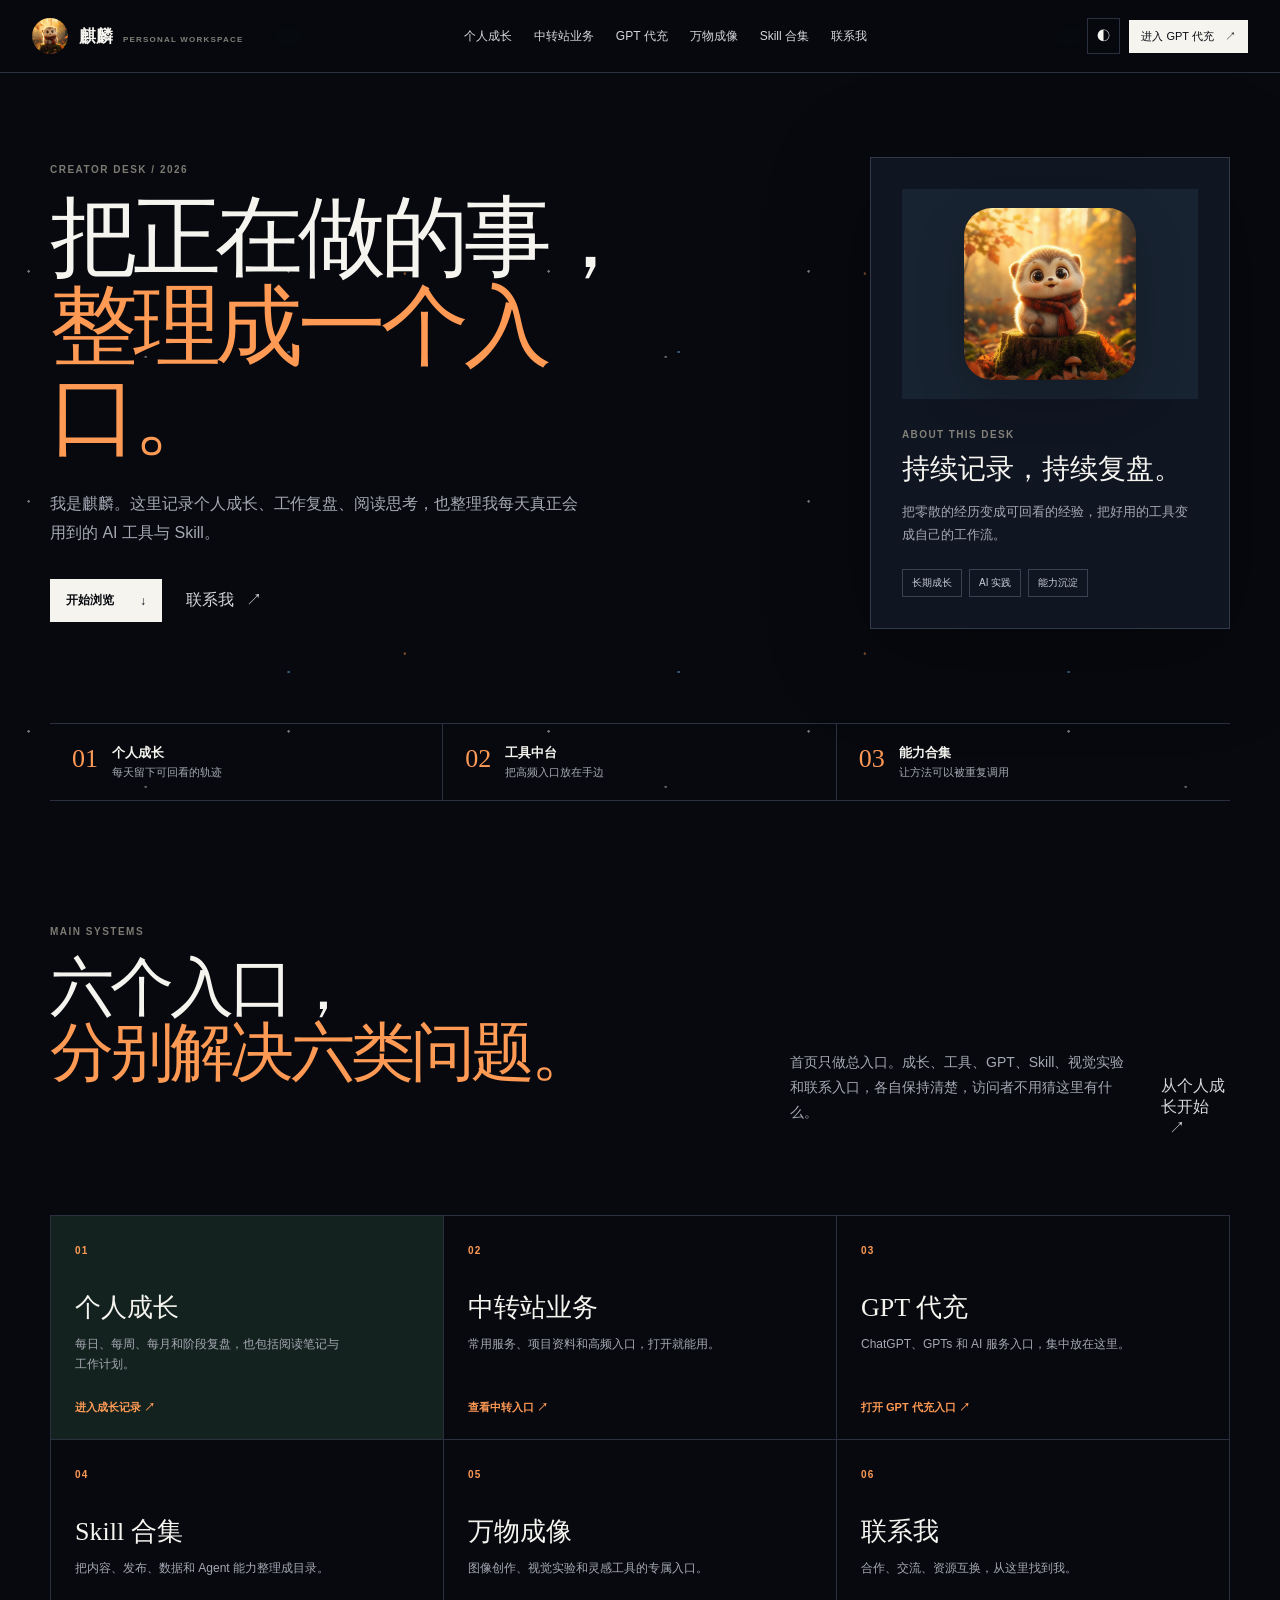
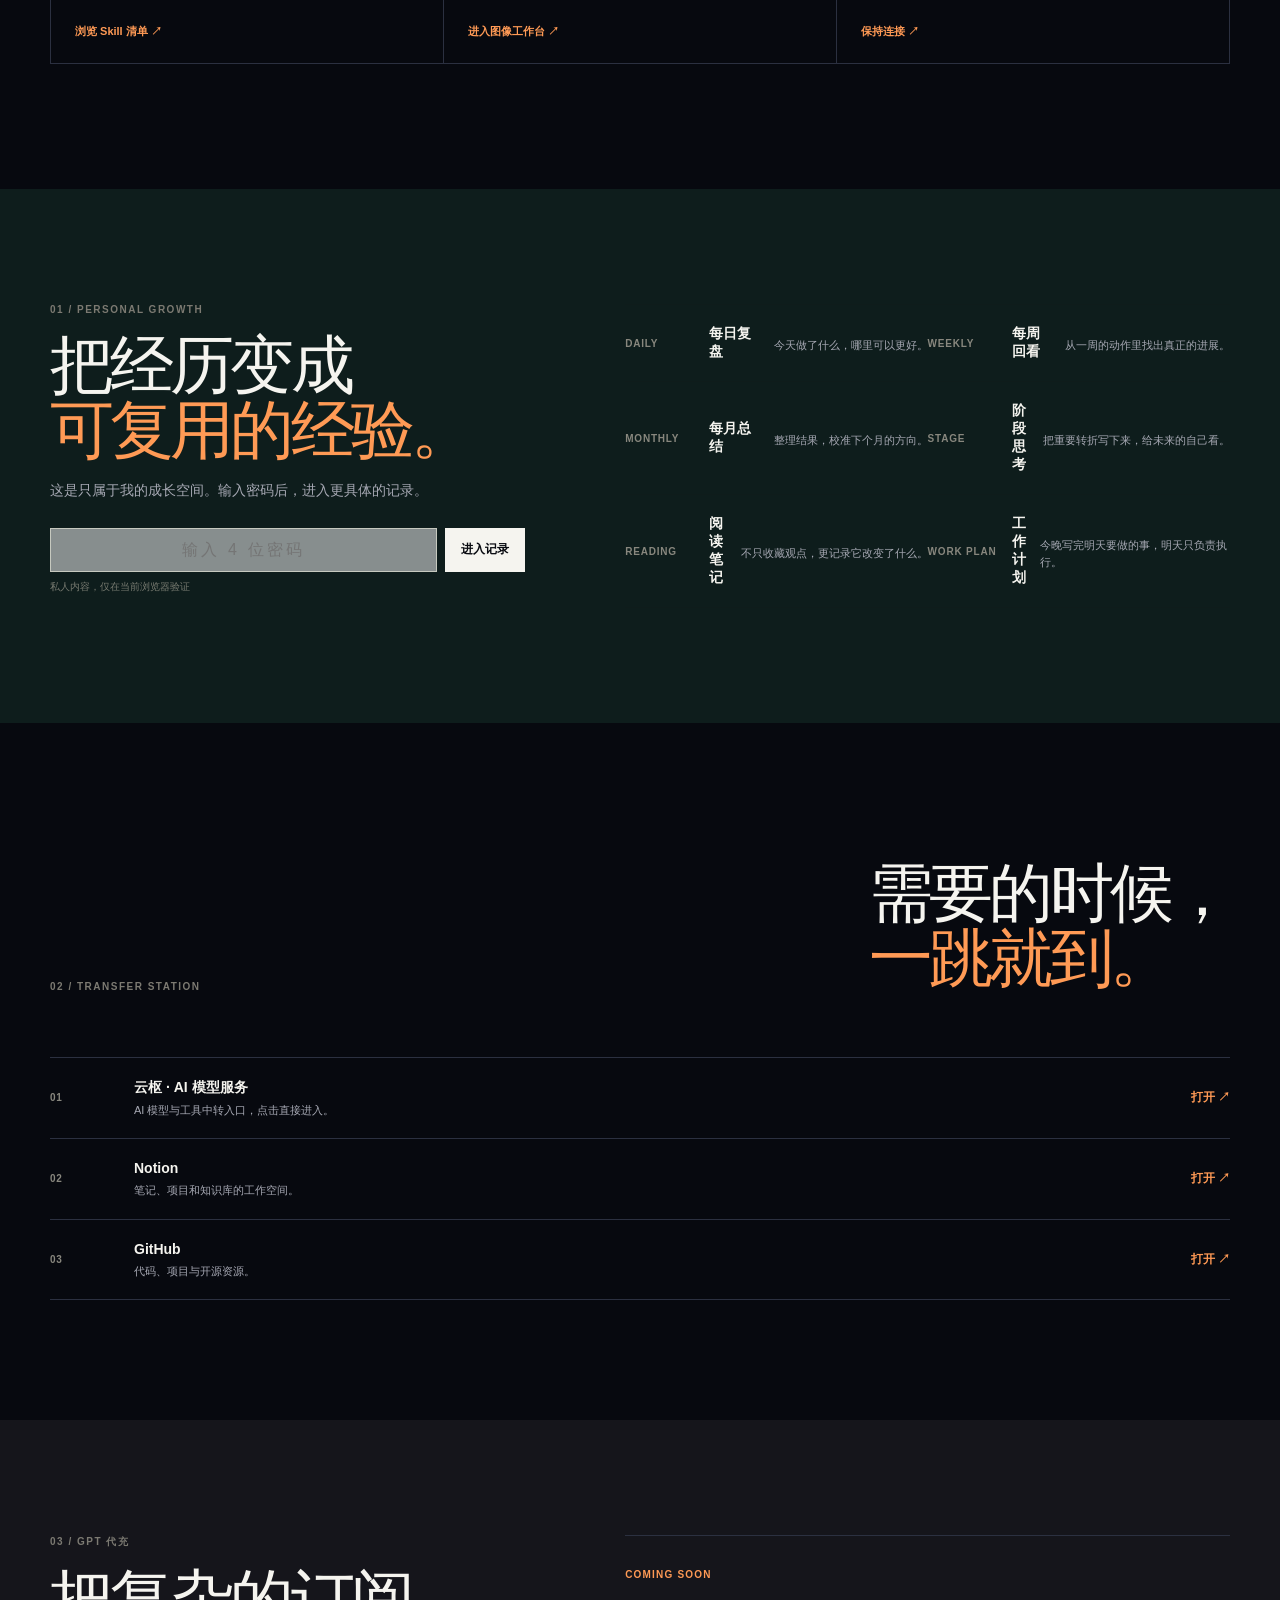
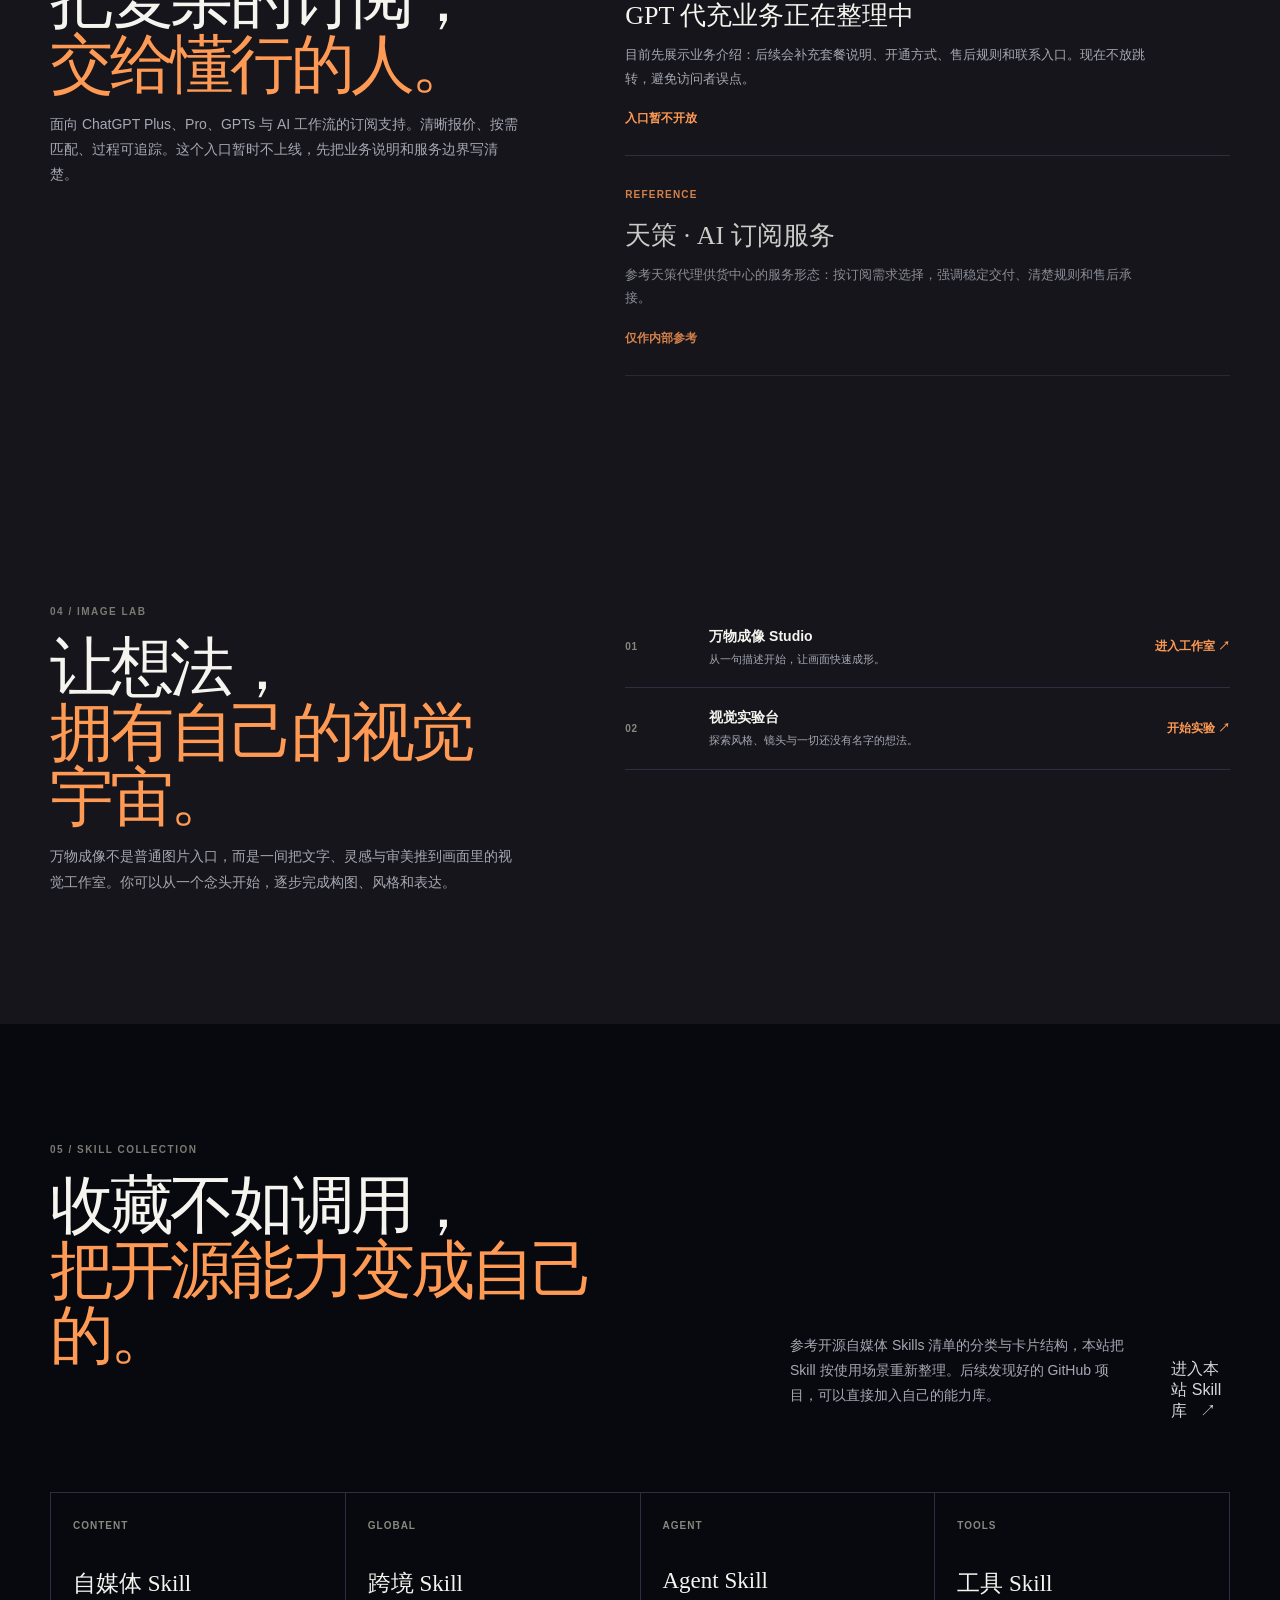
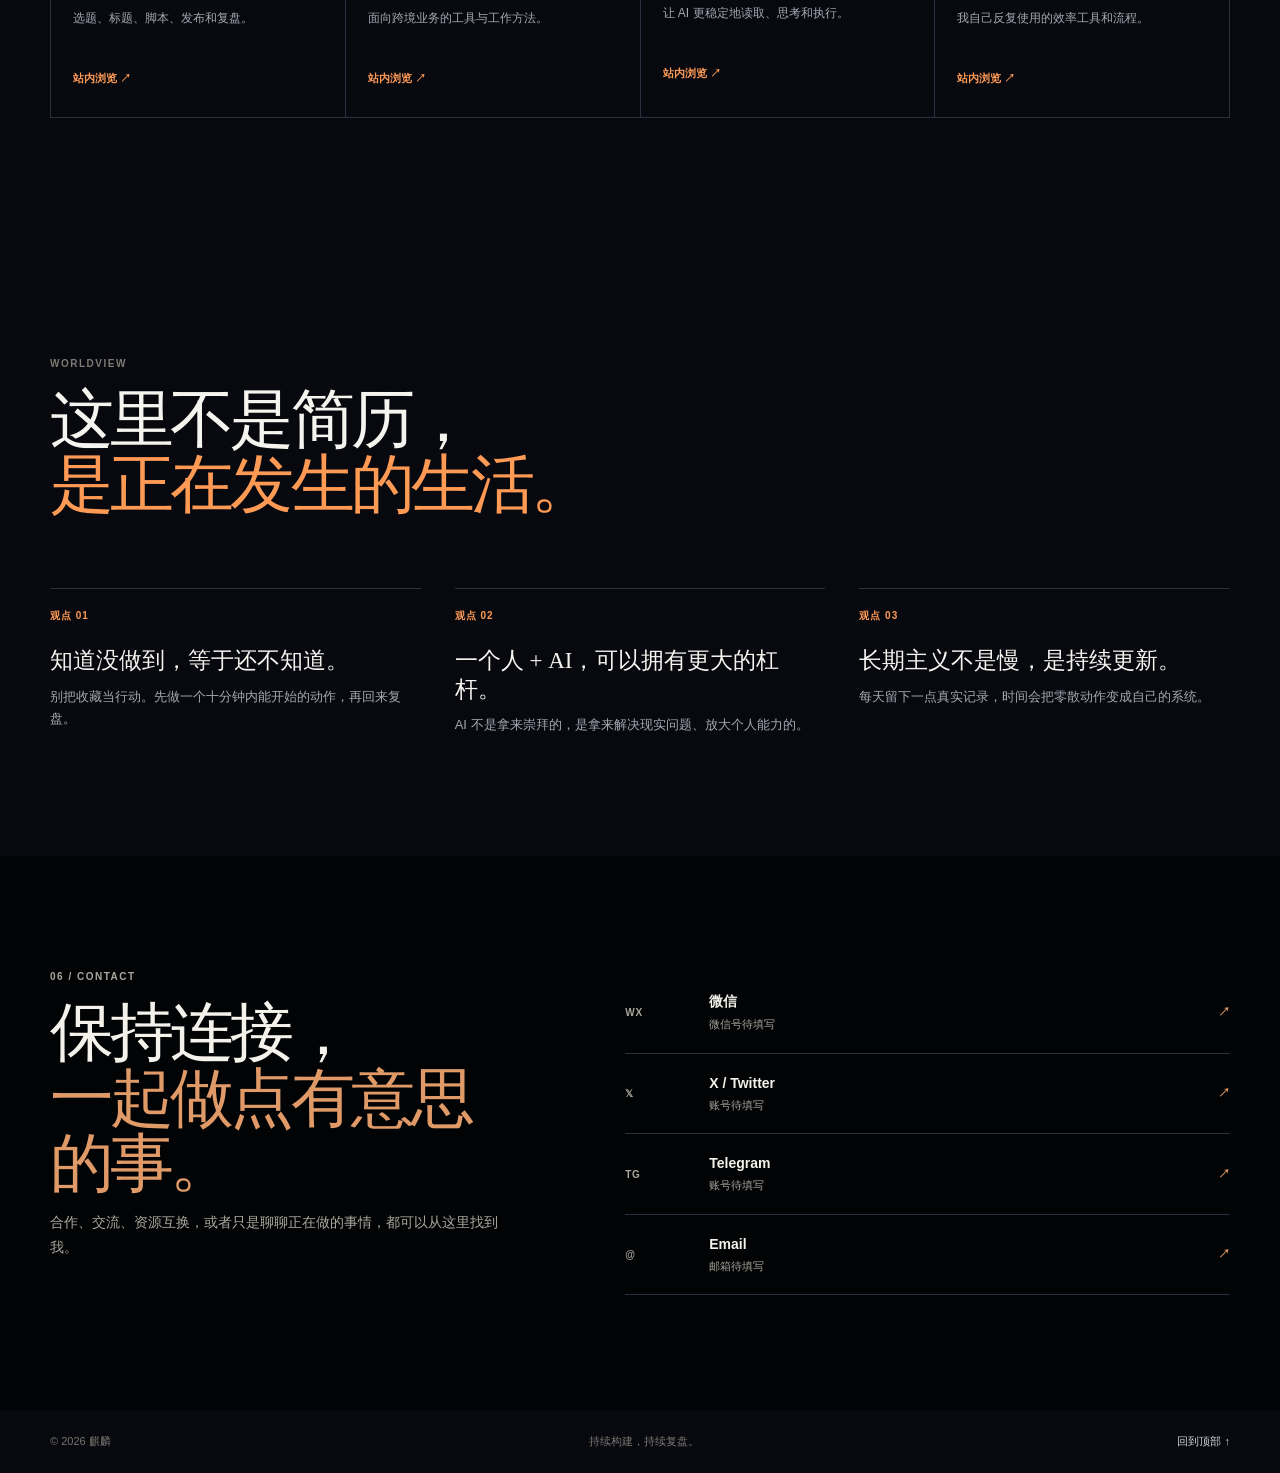
<file: index.html>
﻿<!doctype html>
<html lang="zh-CN">
<head>
<meta charset="UTF-8">
<meta name="viewport" content="width=device-width,initial-scale=1.0">
<meta name="description" content="麒麟的个人工作台：记录成长，整理工具，分享 AI 实践与可复用的 Skill。">
<meta name="theme-color" content="#f6f5f1">
<title>麒麟 · 个人工作台</title>
<link rel="icon" href="./avatar.png" type="image/svg+xml">
<link rel="stylesheet" href="./styles.css">
</head>
<body>
<header class="site-header">
  <a class="brand" href="#top"><img src="./avatar.png" alt="麒麟头像"><span>麒麟<small>PERSONAL WORKSPACE</small></span></a>
  <nav class="main-nav" aria-label="主导航">
    <a href="#growth">个人成长</a><a href="#station">中转站业务</a><a href="#gpt">GPT 代充</a><a href="#image-lab">万物成像</a><a href="#skills">Skill 合集</a><a href="#contact">联系我</a>
  </nav>
  <div class="header-tools"><button class="theme-toggle" id="theme-toggle" type="button" aria-label="切换日夜模式"><span>☼</span><span>◐</span></button><a class="nav-cta" href="#gpt">进入 GPT 代充 <span>↗</span></a></div>
</header>

<main id="top">
<section class="hero section-shell">
  <div class="hero-copy">
    <p class="kicker">CREATOR DESK / 2026</p>
    <h1>把正在做的事，<br><em>整理成一个入口。</em></h1>
    <p class="hero-lede">我是麒麟。这里记录个人成长、工作复盘、阅读思考，也整理我每天真正会用到的 AI 工具与 Skill。</p>
    <div class="hero-actions"><a class="button button-dark" href="#systems">开始浏览 <span>↓</span></a><a class="text-link" href="#contact">联系我 <span>↗</span></a></div>
  </div>
  <div class="hero-profile">
    <div class="portrait-frame"><img src="./avatar.png" alt="麒麟标志"></div>
    <p class="profile-label">ABOUT THIS DESK</p>
    <h2>持续记录，持续复盘。</h2>
    <p>把零散的经历变成可回看的经验，把好用的工具变成自己的工作流。</p>
    <div class="profile-tags"><span>长期成长</span><span>AI 实践</span><span>能力沉淀</span></div>
  </div>
</section>

<section class="proof section-shell">
  <div><strong>01</strong><span>个人成长</span><small>每天留下可回看的轨迹</small></div>
  <div><strong>02</strong><span>工具中台</span><small>把高频入口放在手边</small></div>
  <div><strong>03</strong><span>能力合集</span><small>让方法可以被重复调用</small></div>
</section>

<section class="section-shell intro-section" id="systems">
  <div class="section-heading"><p class="kicker">MAIN SYSTEMS</p><h2>六个入口，<br><em>分别解决六类问题。</em></h2></div>
  <div class="section-intro"><p>首页只做总入口。成长、工具、GPT、Skill、视觉实验和联系入口，各自保持清楚，访问者不用猜这里有什么。</p><a class="text-link" href="#growth">从个人成长开始 <span>↗</span></a></div>
  <div class="system-grid">
    <a class="system-card featured" href="#growth"><span class="card-number">01</span><h3>个人成长</h3><p>每日、每周、每月和阶段复盘，也包括阅读笔记与工作计划。</p><b>进入成长记录 ↗</b></a>
    <a class="system-card" href="#station"><span class="card-number">02</span><h3>中转站业务</h3><p>常用服务、项目资料和高频入口，打开就能用。</p><b>查看中转入口 ↗</b></a>
    <a class="system-card" href="#gpt"><span class="card-number">03</span><h3>GPT 代充</h3><p>ChatGPT、GPTs 和 AI 服务入口，集中放在这里。</p><b>打开 GPT 代充入口 ↗</b></a>
    <a class="system-card" href="#skills"><span class="card-number">04</span><h3>Skill 合集</h3><p>把内容、发布、数据和 Agent 能力整理成目录。</p><b>浏览 Skill 清单 ↗</b></a>
    <a class="system-card" href="#image-lab"><span class="card-number">05</span><h3>万物成像</h3><p>图像创作、视觉实验和灵感工具的专属入口。</p><b>进入图像工作台 ↗</b></a>
    <a class="system-card" href="#contact"><span class="card-number">06</span><h3>联系我</h3><p>合作、交流、资源互换，从这里找到我。</p><b>保持连接 ↗</b></a>
  </div>
</section>

<section class="content-band" id="growth"><div class="section-shell content-layout">
  <div class="section-heading"><p class="kicker">01 / PERSONAL GROWTH</p><h2>把经历变成<br><em>可复用的经验。</em></h2><p class="section-copy">这是只属于我的成长空间。输入密码后，进入更具体的记录。</p><form class="unlock-form" id="growth-form"><input id="growth-password" type="password" maxlength="4" inputmode="numeric" placeholder="输入 4 位密码"><button class="button button-dark" type="submit">进入记录</button><small id="growth-message">私人内容，仅在当前浏览器验证</small></form></div>
  <div class="growth-topics"><a href="growth.html#daily"><span>DAILY</span><strong>每日复盘</strong><small>今天做了什么，哪里可以更好。</small></a><a href="growth.html#weekly"><span>WEEKLY</span><strong>每周回看</strong><small>从一周的动作里找出真正的进展。</small></a><a href="growth.html#monthly"><span>MONTHLY</span><strong>每月总结</strong><small>整理结果，校准下个月的方向。</small></a><a href="growth.html#stage"><span>STAGE</span><strong>阶段思考</strong><small>把重要转折写下来，给未来的自己看。</small></a><a href="growth.html#reading"><span>READING</span><strong>阅读笔记</strong><small>不只收藏观点，更记录它改变了什么。</small></a><a href="growth.html#work"><span>WORK PLAN</span><strong>工作计划</strong><small>今晚写完明天要做的事，明天只负责执行。</small></a></div>
</div></section>

<section class="section-shell link-section" id="station"><div class="section-heading"><p class="kicker">02 / TRANSFER STATION</p><h2>需要的时候，<br><em>一跳就到。</em></h2></div><div class="link-list"><a href="https://www.yun-shu.top/" target="_blank" rel="noopener"><span>01</span><div><strong>云枢 · AI 模型服务</strong><small>AI 模型与工具中转入口，点击直接进入。</small></div><b>打开 ↗</b></a><a href="https://www.notion.so/" target="_blank" rel="noopener"><span>02</span><div><strong>Notion</strong><small>笔记、项目和知识库的工作空间。</small></div><b>打开 ↗</b></a><a href="https://github.com/" target="_blank" rel="noopener"><span>03</span><div><strong>GitHub</strong><small>代码、项目与开源资源。</small></div><b>打开 ↗</b></a></div></section>

<section class="content-band warm" id="gpt"><div class="section-shell content-layout"><div class="section-heading"><p class="kicker">03 / GPT 代充</p><h2>把复杂的订阅，<br><em>交给懂行的人。</em></h2><p class="section-copy">面向 ChatGPT Plus、Pro、GPTs 与 AI 工作流的订阅支持。清晰报价、按需匹配、过程可追踪。这个入口暂时不上线，先把业务说明和服务边界写清楚。</p></div><div class="link-list compact"><div class="business-note"><span>COMING SOON</span><strong>GPT 代充业务正在整理中</strong><small>目前先展示业务介绍：后续会补充套餐说明、开通方式、售后规则和联系入口。现在不放跳转，避免访问者误点。</small><b>入口暂不开放</b></div><div class="business-note soft"><span>REFERENCE</span><strong>天策 · AI 订阅服务</strong><small>参考天策代理供货中心的服务形态：按订阅需求选择，强调稳定交付、清楚规则和售后承接。</small><b>仅作内部参考</b></div></div></div></section>

<section class="content-band image-section" id="image-lab"><div class="section-shell content-layout"><div class="section-heading"><p class="kicker">04 / IMAGE LAB</p><h2>让想法，<br><em>拥有自己的视觉宇宙。</em></h2><p class="section-copy">万物成像不是普通图片入口，而是一间把文字、灵感与审美推到画面里的视觉工作室。你可以从一个念头开始，逐步完成构图、风格和表达。</p></div><div class="image-links"><a href="https://wwdesign.cn/studio/?ref=ww-yun-shutop" target="_blank" rel="noopener"><span>01</span><div><strong>万物成像 Studio</strong><small>从一句描述开始，让画面快速成形。</small></div><b>进入工作室 ↗</b></a><a href="https://www.midjourney.com/" target="_blank" rel="noopener"><span>02</span><div><strong>视觉实验台</strong><small>探索风格、镜头与一切还没有名字的想法。</small></div><b>开始实验 ↗</b></a></div></div></section>


<section class="section-shell skills-section" id="skills"><div class="section-heading"><p class="kicker">05 / SKILL COLLECTION</p><h2>收藏不如调用，<br><em>把开源能力变成自己的。</em></h2></div><div class="section-intro"><p>参考开源自媒体 Skills 清单的分类与卡片结构，本站把 Skill 按使用场景重新整理。后续发现好的 GitHub 项目，可以直接加入自己的能力库。</p><a class="text-link" href="./skills.html">进入本站 Skill 库 <span>↗</span></a></div><div class="skill-grid"><a href="./skills.html#content"><span>CONTENT</span><h3>自媒体 Skill</h3><p>选题、标题、脚本、发布和复盘。</p><b>站内浏览 ↗</b></a><a href="./skills.html#global"><span>GLOBAL</span><h3>跨境 Skill</h3><p>面向跨境业务的工具与工作方法。</p><b>站内浏览 ↗</b></a><a href="./skills.html#agent"><span>AGENT</span><h3>Agent Skill</h3><p>让 AI 更稳定地读取、思考和执行。</p><b>站内浏览 ↗</b></a><a href="./skills.html#tools"><span>TOOLS</span><h3>工具 Skill</h3><p>我自己反复使用的效率工具和流程。</p><b>站内浏览 ↗</b></a></div></section>

<section class="section-shell worldview"><div class="section-heading"><p class="kicker">WORLDVIEW</p><h2>这里不是简历，<br><em>是正在发生的生活。</em></h2></div><div class="thought-grid"><article><span>观点 01</span><h3>知道没做到，等于还不知道。</h3><p>别把收藏当行动。先做一个十分钟内能开始的动作，再回来复盘。</p></article><article><span>观点 02</span><h3>一个人 + AI，可以拥有更大的杠杆。</h3><p>AI 不是拿来崇拜的，是拿来解决现实问题、放大个人能力的。</p></article><article><span>观点 03</span><h3>长期主义不是慢，是持续更新。</h3><p>每天留下一点真实记录，时间会把零散动作变成自己的系统。</p></article></div></section>

<section class="content-band contact-section" id="contact"><div class="section-shell content-layout"><div class="section-heading"><p class="kicker">06 / CONTACT</p><h2>保持连接，<br><em>一起做点有意思的事。</em></h2><p class="section-copy">合作、交流、资源互换，或者只是聊聊正在做的事情，都可以从这里找到我。</p></div><div class="contact-links"><a href="#" data-placeholder><span>WX</span><div><strong>微信</strong><small>微信号待填写</small></div><b>↗</b></a><a href="#" data-placeholder><span>𝕏</span><div><strong>X / Twitter</strong><small>账号待填写</small></div><b>↗</b></a><a href="#" data-placeholder><span>TG</span><div><strong>Telegram</strong><small>账号待填写</small></div><b>↗</b></a><a href="#" data-placeholder><span>@</span><div><strong>Email</strong><small>邮箱待填写</small></div><b>↗</b></a></div></div></section>
</main>
<footer class="site-footer section-shell"><span>© 2026 麒麟</span><span>持续构建，持续复盘。</span><a href="#top">回到顶部 ↑</a></footer>
<div class="toast" role="status" aria-live="polite">联系方式还没有填写。</div>
<script>
const themeToggle=document.querySelector('#theme-toggle'); const savedTheme=localStorage.getItem('qilin.theme')||'dark'; document.documentElement.dataset.theme=savedTheme; themeToggle?.addEventListener('click',()=>{const next=document.documentElement.dataset.theme==='dark'?'light':'dark'; document.documentElement.dataset.theme=next; localStorage.setItem('qilin.theme',next)});
const form=document.querySelector('#growth-form'),input=document.querySelector('#growth-password'),message=document.querySelector('#growth-message');
form.addEventListener('submit',event=>{event.preventDefault();if(input.value==='5214'){sessionStorage.setItem('qilin-growth-unlocked','true');message.textContent='已验证，可以进入个人成长记录';message.classList.add('success');window.location.href='growth.html'}else{message.textContent='密码不正确，请重新输入';message.classList.add('error');input.select()}});
if(sessionStorage.getItem('qilin-growth-unlocked')==='true')message.textContent='已验证，可以进入个人成长记录';
const toast=document.querySelector('.toast');let toastTimer;document.querySelectorAll('[data-placeholder]').forEach(link=>link.addEventListener('click',event=>{event.preventDefault();toast.classList.add('is-visible');clearTimeout(toastTimer);toastTimer=setTimeout(()=>toast.classList.remove('is-visible'),2200)}));
</script>
</body>
</html>
</file>
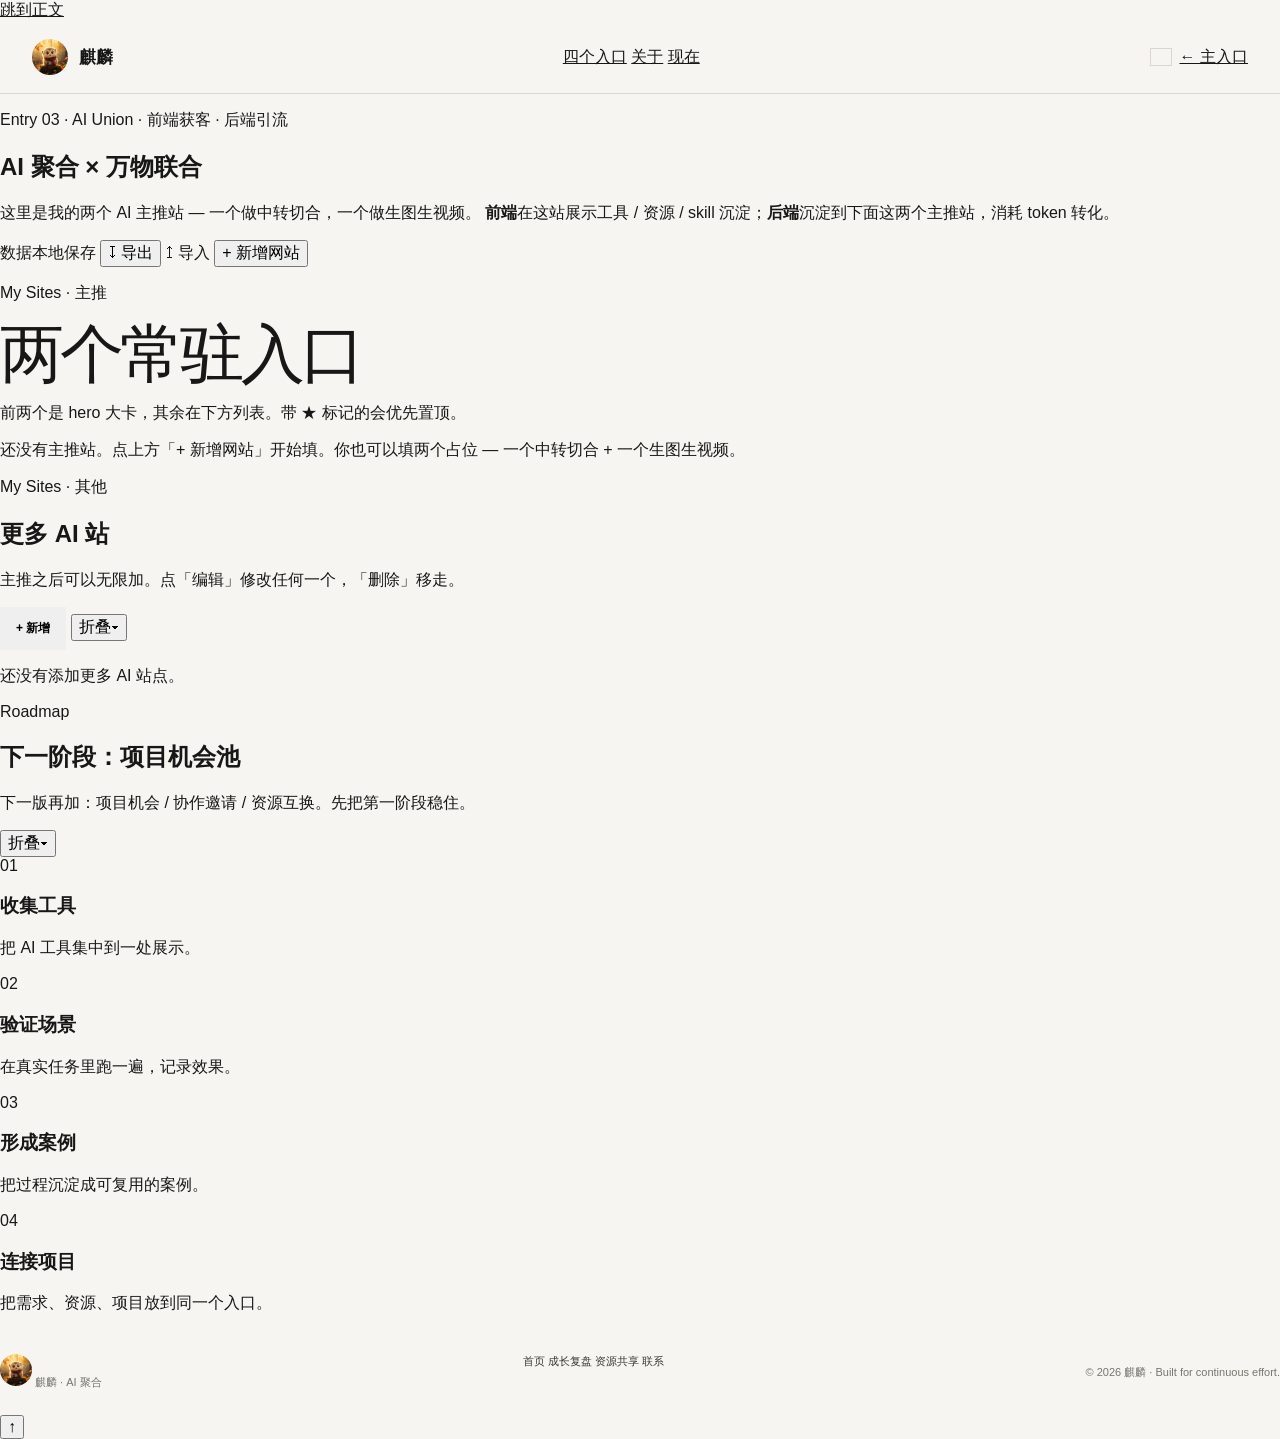
<file: ai.html>
﻿<!doctype html>
<html lang="zh-CN">
  <head>
    <meta charset="UTF-8" />
    <meta name="viewport" content="width=device-width, initial-scale=1.0" />
    <meta name="description" content="麒麟的 AI 聚合 × 万物联合 — 收录你正在跑的 AI 网站 / 项目机会。" />
    <meta name="theme-color" content="#f5f1e8" />
    <title>AI 聚合 × 万物联合 · 麒麟</title>
    <link rel="canonical" href="https://lemon-eight-55.vercel.app/ai.html" />
    <link rel="icon" href="./favicon.svg" type="image/svg+xml" />
    <link rel="manifest" href="./site.webmanifest" />

    <meta property="og:type" content="website" />
    <meta property="og:title" content="AI 聚合 × 万物联合 · 麒麟" />
    <meta property="og:description" content="AI 工具 / 实践案例 / 项目机会。" />
    <meta property="og:url" content="https://lemon-eight-55.vercel.app/ai.html" />
    <meta property="og:image" content="./og-image.svg" />

    <link rel="preconnect" href="https://fonts.googleapis.com" crossorigin />
    <link rel="preconnect" href="https://fonts.gstatic.com" crossorigin />
    <link rel="stylesheet" href="https://fonts.googleapis.com/css2?family=Cormorant+Garamond:ital,wght@0,500;0,700;1,500&family=Noto+Serif+SC:wght@500;700;900&family=Inter:wght@400;500;600;700;800&display=swap" />
    <link rel="stylesheet" href="./styles.css" />
  </head>
  <body data-page="ai">
    <a href="#main" class="skip-link">跳到正文</a>

    <header class="site-header" role="banner">
      <a class="brand" href="./index.html" aria-label="麒麟 · 回到首页">
        <img class="brand-avatar" src="./avatar.png" alt="麒麟头像">
        <span>麒麟</span>
      </a>
      <nav class="nav" aria-label="主导航">
        <a href="./index.html#entries" data-nav="">四个入口</a>
        <a href="./index.html#about" data-nav="">关于</a>
        <a href="./index.html#now" data-nav="">现在</a>
      </nav>
      <div style="display:flex;gap:8px;align-items:center;">
        <button class="theme-toggle" type="button" aria-label="切换主题" id="theme-toggle">
          <svg class="icon-moon" viewBox="0 0 24 24" fill="none" stroke="currentColor" stroke-width="2" stroke-linecap="round" stroke-linejoin="round" aria-hidden="true"><path d="M21 12.79A9 9 0 1 1 11.21 3 7 7 0 0 0 21 12.79z"/></svg>
          <svg class="icon-sun" viewBox="0 0 24 24" fill="none" stroke="currentColor" stroke-width="2" stroke-linecap="round" stroke-linejoin="round" aria-hidden="true"><circle cx="12" cy="12" r="4"/><path d="M12 2v2M12 20v2M4.93 4.93l1.41 1.41M17.66 17.66l1.41 1.41M2 12h2M20 12h2M6.34 17.66l-1.41 1.41M19.07 4.93l-1.41 1.41"/></svg>
        </button>
        <a class="header-cta" href="./index.html">← 主入口</a>
      </div>
    </header>

    <main id="main" class="subpage">
      <section class="section subpage-hero container">
        <p class="eyebrow">Entry 03 · AI Union · 前端获客 · 后端引流</p>
        <h1>AI 聚合 × 万物联合</h1>
        <p class="subpage-lede">
          这里是我的两个 AI 主推站 — 一个做中转切合，一个做生图生视频。
          <strong>前端</strong>在这站展示工具 / 资源 / skill 沉淀；<strong>后端</strong>沉淀到下面这两个主推站，消耗 token 转化。
        </p>
        <div class="subpage-meta">
          <span class="meta-pill"><span class="dot dot-accent2"></span>数据本地保存</span>
          <button class="meta-btn" id="ai-export" type="button">↧ 导出</button>
          <label class="meta-btn meta-btn-input">↥ 导入<input type="file" id="ai-import" accept="application/json" hidden /></label>
          <button class="meta-btn" id="ai-add">+ 新增网站</button>
        </div>
      </section>

      <!-- 两个主推站 · Hero 卡（来自 localStorage 前两条） -->
      <section class="section container" id="ai-featured-wrap">
        <header class="section-heading">
          <div>
            <p class="eyebrow">My Sites · 主推</p>
            <h2>两个常驻入口</h2>
          </div>
          <p class="section-heading-note">前两个是 hero 大卡，其余在下方列表。带 <code style="font-family:var(--ff-mono);">★</code> 标记的会优先置顶。</p>
        </header>
        <div class="ai-hero" id="ai-featured"></div>
        <p class="empty-hint" id="empty-featured" hidden>
          还没有主推站。点上方「+ 新增网站」开始填。你也可以填两个占位 — 一个中转切合 + 一个生图生视频。
        </p>
      </section>

      <!-- 其余网站（列表） -->
      <section class="section module-section container" data-module="ai-rest">
        <header class="module-header">
          <div>
            <p class="eyebrow">My Sites · 其他</p>
            <h2>更多 AI 站</h2>
            <p class="module-lede">主推之后可以无限加。点「编辑」修改任何一个，「删除」移走。</p>
          </div>
          <div class="module-toolbar">
            <button class="button button-primary" id="ai-add-2">+ 新增</button>
            <button type="button" class="module-fold" data-fold aria-label="折叠">
              <span class="label">折叠</span><span class="chev">▾</span>
            </button>
          </div>
        </header>
        <div class="ai-grid" id="list-ai"></div>
        <p class="empty-hint" id="empty-ai" hidden>还没有添加更多 AI 站点。</p>
      </section>

      <section class="section module-section container" data-module="opps">
        <header class="module-header">
          <div>
            <p class="eyebrow">Roadmap</p>
            <h2>下一阶段：项目机会池</h2>
            <p class="module-lede">下一版再加：项目机会 / 协作邀请 / 资源互换。先把第一阶段稳住。</p>
          </div>
          <div class="module-toolbar">
            <button type="button" class="module-fold" data-fold aria-label="折叠">
              <span class="label">折叠</span><span class="chev">▾</span>
            </button>
          </div>
        </header>
        <div class="roadmap-grid">
          <article class="roadmap-card">
            <span class="roadmap-no">01</span>
            <h3>收集工具</h3>
            <p>把 AI 工具集中到一处展示。</p>
          </article>
          <article class="roadmap-card">
            <span class="roadmap-no">02</span>
            <h3>验证场景</h3>
            <p>在真实任务里跑一遍，记录效果。</p>
          </article>
          <article class="roadmap-card">
            <span class="roadmap-no">03</span>
            <h3>形成案例</h3>
            <p>把过程沉淀成可复用的案例。</p>
          </article>
          <article class="roadmap-card">
            <span class="roadmap-no">04</span>
            <h3>连接项目</h3>
            <p>把需求、资源、项目放到同一个入口。</p>
          </article>
        </div>
      </section>
    </main>

    <footer class="site-footer" role="contentinfo">
      <div class="footer-mark">
        <img class="brand-avatar footer-avatar" src="./avatar.png" alt="麒麟头像">
        <span>麒麟 · AI 聚合</span>
      </div>
      <nav class="footer-links" aria-label="辅助导航">
        <a href="./index.html">首页</a>
        <a href="./growth.html">成长复盘</a>
        <a href="./resources.html">资源共享</a>
        <a href="./contact.html">联系</a>
      </nav>
      <p>© 2026 麒麟 · Built for continuous effort.</p>
    </footer>

    <button class="back-top" type="button" id="back-top" aria-label="回到顶部">↑</button>

    <div class="modal-overlay" id="modal" role="dialog" aria-modal="true" aria-labelledby="modal-title" hidden>
      <div class="modal" role="document">
        <div class="modal-header">
          <h3 id="modal-title">编辑</h3>
          <button class="modal-close" type="button" data-close aria-label="关闭">×</button>
        </div>
        <form id="modal-form" class="modal-body" autocomplete="off"></form>
        <div class="modal-footer">
          <button type="button" class="button button-ghost" data-close>取消</button>
          <button type="submit" form="modal-form" class="button button-primary" id="modal-submit">保存</button>
        </div>
      </div>
    </div>

    <div class="toast" id="toast" role="status" aria-live="polite"></div>

    <script>
      /* ===== Theme ===== */
      const _root = document.documentElement;
      const _stored = localStorage.getItem("qilin.theme");
      const _initial = _stored || (matchMedia("(prefers-color-scheme: light)").matches ? "light" : "");
      if (_initial) _root.setAttribute("data-theme", _initial);
      document.getElementById("theme-toggle")?.addEventListener("click", () => {
        const isLight = _root.getAttribute("data-theme") === "light";
        if (isLight) _root.removeAttribute("data-theme");
        else _root.setAttribute("data-theme", "light");
        localStorage.setItem("qilin.theme", isLight ? "" : "light");
      });
      const STORE = { ai: "qilin.ai.projects" };
      const load = (k) => { try { return JSON.parse(localStorage.getItem(k)) || []; } catch { return []; } };
      const save = (k, v) => localStorage.setItem(k, JSON.stringify(v));
      const uid = () => Date.now().toString(36) + Math.random().toString(36).slice(2, 6);
      const today = () => new Date().toISOString().slice(0, 10);
      const esc = (s) => String(s ?? "").replace(/[&<>"']/g, (c) =>
        ({ "&": "&amp;", "<": "&lt;", ">": "&gt;", '"': "&quot;", "'": "&#39;" }[c]));

      const toastEl = document.getElementById("toast");
      let toastTimer;
      const toast = (msg) => {
        toastEl.textContent = msg;
        toastEl.classList.add("is-visible");
        clearTimeout(toastTimer);
        toastTimer = setTimeout(() => toastEl.classList.remove("is-visible"), 1800);
      };

      /* Modal */
      const modalEl = document.getElementById("modal");
      const modalForm = document.getElementById("modal-form");
      const modalTitle = document.getElementById("modal-title");
      let modalSubmitFn = null;
      const openModal = ({ title, fields, values = {}, submitLabel = "保存", onSubmit }) => {
        modalTitle.textContent = title;
        modalForm.innerHTML = "";
        fields.forEach((f) => {
          const id = "field-" + f.name;
          const wrap = document.createElement("div");
          wrap.className = "field";
          const label = document.createElement("label");
          label.className = "field-label";
          label.setAttribute("for", id);
          label.textContent = f.label + (f.required ? " *" : "");
          wrap.appendChild(label);
          let input;
          if (f.type === "textarea") {
            input = document.createElement("textarea");
            input.className = "textarea";
          } else if (f.type === "select") {
            input = document.createElement("select");
            input.className = "select-modal";
            (f.options || []).forEach((o) => {
              const opt = document.createElement("option");
              opt.value = o.value;
              opt.textContent = o.label;
              if (values[f.name] === o.value) opt.selected = true;
              input.appendChild(opt);
            });
          } else {
            input = document.createElement("input");
            input.className = "input";
            input.type = f.type || "text";
          }
          input.id = id;
          input.name = f.name;
          if (f.placeholder) input.placeholder = f.placeholder;
          if (f.required) input.required = true;
          const v = values[f.name];
          if (v !== undefined && f.type !== "select") input.value = v ?? "";
          wrap.appendChild(input);
          if (f.hint) {
            const hint = document.createElement("div");
            hint.className = "field-hint";
            hint.textContent = f.hint;
            wrap.appendChild(hint);
          }
          modalForm.appendChild(wrap);
        });
        document.getElementById("modal-submit").textContent = submitLabel;
        modalSubmitFn = onSubmit;
        modalEl.hidden = false;
        requestAnimationFrame(() => modalEl.classList.add("is-open"));
        const first = modalForm.querySelector("input, textarea, select");
        if (first) setTimeout(() => first.focus(), 60);
      };
      const closeModal = () => {
        modalEl.classList.remove("is-open");
        setTimeout(() => { modalEl.hidden = true; }, 240);
      };
      modalEl.addEventListener("click", (ev) => {
        if (ev.target === modalEl) closeModal();
        if (ev.target.closest("[data-close]")) closeModal();
      });
      document.addEventListener("keydown", (ev) => {
        if (ev.key === "Escape" && modalEl.classList.contains("is-open")) closeModal();
      });
      modalForm.addEventListener("submit", (ev) => {
        ev.preventDefault();
        const data = Object.fromEntries(new FormData(modalForm).entries());
        if (modalSubmitFn) modalSubmitFn(data);
        closeModal();
      });

      /* AI 网站 — featured（前两个）+ 列表（其余） */
      function renderAI() {
        const items = load(STORE.ai);
        renderFeatured(items);
        renderList(items);
      }
      function renderFeatured(items) {
        const wrap = document.getElementById("ai-featured");
        const empty = document.getElementById("empty-featured");
        wrap.innerHTML = "";
        const top = items.slice(0, 2);
        if (!top.length) {
          wrap.style.display = "none";
          empty.hidden = false;
          return;
        }
        wrap.style.display = "";
        empty.hidden = true;
        top.forEach((it, idx) => {
          const card = document.createElement("article");
          card.className = "ai-hero-card";
          card.dataset.id = it.id;
          const tagColor = idx === 0 ? "" : "gold";
          const safeUrl = esc(it.url || "#");
          card.innerHTML = `
            <span class="ai-hero-tag ${tagColor}">${esc(it.tag || (idx === 0 ? "中转切合" : "生图生视频"))}</span>
            <h3>${esc(it.name || "未命名主推站")}</h3>
            <p>${esc(it.desc || "点编辑给它一句话介绍 · 写清楚用途、消耗什么 token、解决什么问题。")}</p>
            <div class="ai-hero-cta">
              <a class="button button-primary" href="${safeUrl}" target="_blank" rel="noopener noreferrer">进入 ↗</a>
              <button type="button" class="button button-secondary" data-act="edit">编辑</button>
            </div>
            <p class="ai-hero-note">👉 这两个 hero 卡就是"后端引流"的入口 — 别人扫到这站，看到你做的内容，觉得有用，再用 token 转化。</p>
          `;
          card.querySelector('[data-act="edit"]').onclick = () => editAI(it.id);
          wrap.appendChild(card);
        });
      }
      function renderList(items) {
        const listEl = document.getElementById("list-ai");
        const emptyEl = document.getElementById("empty-ai");
        listEl.innerHTML = "";
        const rest = items.slice(2);
        if (!rest.length) { emptyEl.hidden = false; return; }
        emptyEl.hidden = true;
        rest.forEach((it) => {
          const card = document.createElement("article");
          card.className = "ai-card";
          card.dataset.id = it.id;
          card.innerHTML = `
            <span class="ai-tag">${esc(it.tag || "网站")}</span>
            <h3 class="ai-title">${esc(it.name || "(未命名)")}</h3>
            ${it.desc ? `<p class="ai-desc">${esc(it.desc)}</p>` : `<p class="ai-desc" style="opacity:0.5;">点击编辑添加描述</p>`}
            <div class="ai-actions">
              <a class="button button-primary" href="${esc(it.url || '#')}" target="_blank" rel="noopener noreferrer">打开 ↗</a>
              <button type="button" data-act="edit">编辑</button>
              <button type="button" data-act="del">删除</button>
            </div>
          `;
          card.querySelector('[data-act="edit"]').onclick = () => editAI(it.id);
          card.querySelector('[data-act="del"]').onclick = () => {
            if (confirm("删除这条？")) {
              save(STORE.ai, load(STORE.ai).filter((x) => x.id !== it.id));
              renderAI();
              toast("已删除");
            }
          };
          listEl.appendChild(card);
        });
      }

      function editAI(id) {
        const cur = load(STORE.ai).find((x) => x.id === id);
        if (!cur) return;
        openModal({
          title: "编辑 网站",
          fields: [
            { name: "name", label: "网站名", type: "text", required: true },
            { name: "url", label: "完整链接", type: "url", required: true, placeholder: "https://..." },
            { name: "tag", label: "标签", type: "text", placeholder: "项目 / 工具 / 博客" },
            { name: "desc", label: "一句话描述", type: "textarea" },
          ],
          values: cur,
          onSubmit: (data) => {
            const all = load(STORE.ai);
            const idx = all.findIndex((x) => x.id === id);
            all[idx] = { ...cur, ...data, updatedAt: Date.now() };
            save(STORE.ai, all);
            renderAI();
            toast("已保存");
          },
        });
      }

      function addAI() {
        openModal({
          title: "新增 网站",
          fields: [
            { name: "name", label: "网站名", type: "text", required: true },
            { name: "url", label: "完整链接", type: "url", required: true, placeholder: "https://..." },
            { name: "tag", label: "标签", type: "text", placeholder: "项目 / 工具 / 博客" },
            { name: "desc", label: "一句话描述", type: "textarea" },
          ],
          values: { name: "", url: "", tag: "网站", desc: "" },
          submitLabel: "添加",
          onSubmit: (data) => {
            const items = load(STORE.ai);
            items.push({ id: uid(), ...data, createdAt: Date.now() });
            save(STORE.ai, items);
            renderAI();
            toast("已新增");
          },
        });
      }

      /* Export / Import */
      document.getElementById("ai-export").onclick = () => {
        const dump = { [STORE.ai]: load(STORE.ai) };
        const blob = new Blob([JSON.stringify(dump, null, 2)], { type: "application/json" });
        const a = document.createElement("a");
        a.href = URL.createObjectURL(blob);
        a.download = `qilin-ai-${today()}.json`;
        a.click();
        setTimeout(() => URL.revokeObjectURL(a.href), 1000);
        toast("已导出");
      };
      document.getElementById("ai-import").onchange = async (ev) => {
        const f = ev.target.files[0]; if (!f) return;
        if (!confirm("导入会覆盖当前所有数据，确定？")) return;
        try {
          const dump = JSON.parse(await f.text());
          if (Array.isArray(dump[STORE.ai])) save(STORE.ai, dump[STORE.ai]);
          renderAI();
          toast("已导入");
        } catch { toast("文件格式不正确"); }
      };

      document.getElementById("ai-add").onclick = addAI;
      document.getElementById("ai-add-2").onclick = addAI;

      /* ============ Fold ============ */
      const FOLD_KEY_AI = "qilin.ai.folds";
      const loadFoldsAI = () => { try { return JSON.parse(localStorage.getItem(FOLD_KEY_AI)) || {}; } catch { return {}; } };
      const saveFoldsAI = (v) => localStorage.setItem(FOLD_KEY_AI, JSON.stringify(v));
      function applyAIFolds() {
        const folds = loadFoldsAI();
        document.querySelectorAll(".module-section[data-module]").forEach((sec) => {
          const key = sec.dataset.module;
          const lbl = sec.querySelector(".module-fold .label");
          if (folds[key]) {
            sec.classList.add("is-collapsed");
            if (lbl) lbl.textContent = "展开";
          } else {
            sec.classList.remove("is-collapsed");
            if (lbl) lbl.textContent = "折叠";
          }
        });
      }
      document.querySelectorAll(".module-section[data-module]").forEach((sec) => {
        const key = sec.dataset.module;
        const btn = sec.querySelector(".module-fold");
        if (!btn) return;
        btn.addEventListener("click", () => {
          const folds = loadFoldsAI();
          folds[key] = !folds[key];
          saveFoldsAI(folds);
          applyAIFolds();
        });
      });
      applyAIFolds();

      const revealIO = new IntersectionObserver((entries) => {
        entries.forEach((e) => {
          if (e.isIntersecting) { e.target.classList.add("is-visible"); revealIO.unobserve(e.target); }
        });
      }, { threshold: 0.05, rootMargin: "0px 0px -8% 0px" });
      document.querySelectorAll(".reveal, .reveal-stagger").forEach((el) => revealIO.observe(el));

      const backTop = document.getElementById("back-top");
      window.addEventListener("scroll", () => {
        if (window.scrollY > 600) backTop.classList.add("is-visible");
        else backTop.classList.remove("is-visible");
      }, { passive: true });
      backTop?.addEventListener("click", () => window.scrollTo({ top: 0, behavior: "smooth" }));

      renderAI();
    </script>
  </body>
</html>
</file>
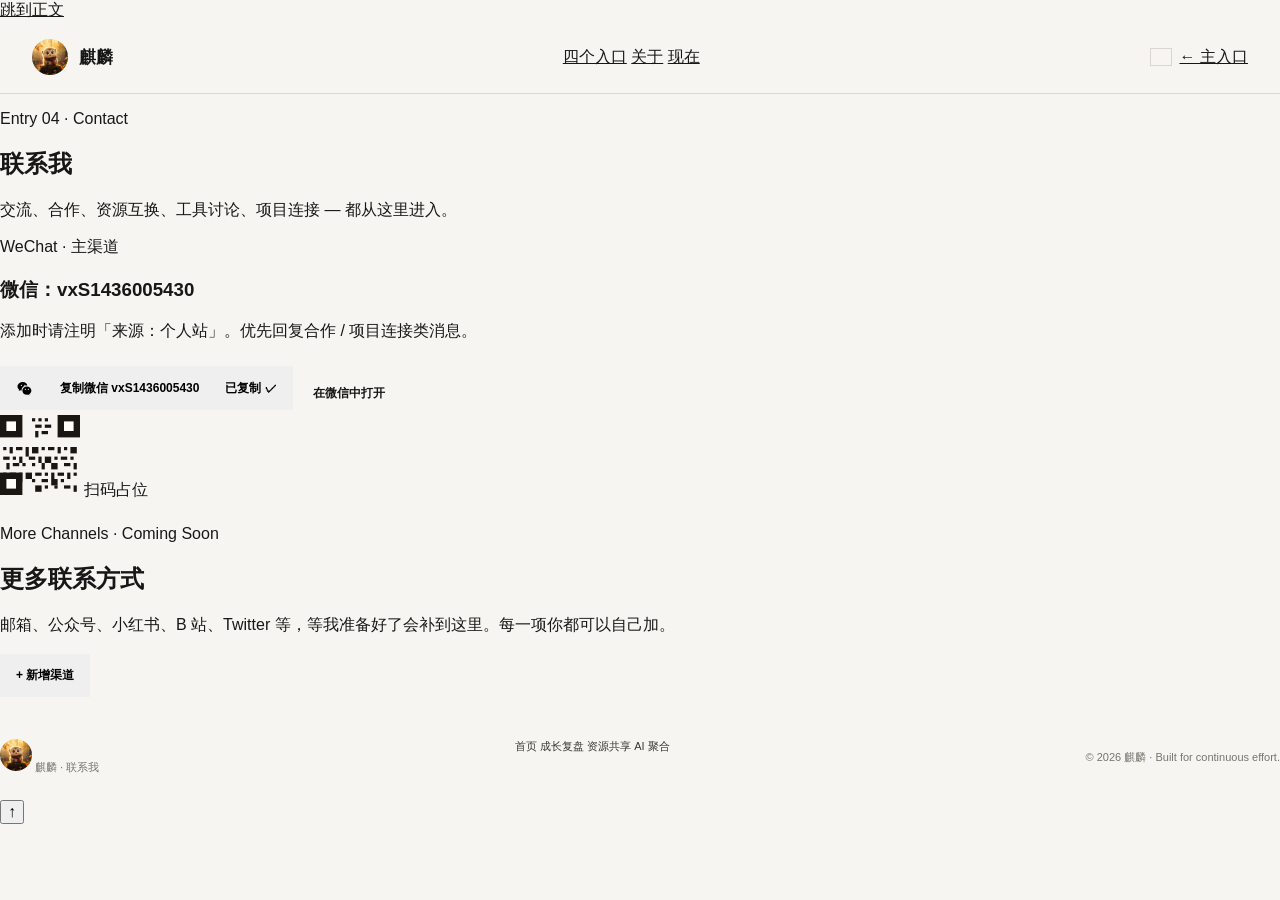
<file: contact.html>
﻿<!doctype html>
<html lang="zh-CN">
  <head>
    <meta charset="UTF-8" />
    <meta name="viewport" content="width=device-width, initial-scale=1.0" />
    <meta name="description" content="麒麟的联系方式 — 微信 / 其他渠道。" />
    <meta name="theme-color" content="#f5f1e8" />
    <title>联系我 · 麒麟</title>
    <link rel="canonical" href="https://lemon-eight-55.vercel.app/contact.html" />
    <link rel="icon" href="./favicon.svg" type="image/svg+xml" />
    <link rel="manifest" href="./site.webmanifest" />

    <meta property="og:type" content="website" />
    <meta property="og:title" content="联系我 · 麒麟" />
    <meta property="og:description" content="微信一键复制 · 多渠道联系。" />
    <meta property="og:url" content="https://lemon-eight-55.vercel.app/contact.html" />
    <meta property="og:image" content="./og-image.svg" />

    <link rel="preconnect" href="https://fonts.googleapis.com" crossorigin />
    <link rel="preconnect" href="https://fonts.gstatic.com" crossorigin />
    <link rel="stylesheet" href="https://fonts.googleapis.com/css2?family=Cormorant+Garamond:ital,wght@0,500;0,700;1,500&family=Noto+Serif+SC:wght@500;700;900&family=Inter:wght@400;500;600;700;800&display=swap" />
    <link rel="stylesheet" href="./styles.css" />
  </head>
  <body data-page="contact">
    <a href="#main" class="skip-link">跳到正文</a>

    <header class="site-header" role="banner">
      <a class="brand" href="./index.html" aria-label="麒麟 · 回到首页">
        <img class="brand-avatar" src="./avatar.png" alt="麒麟头像">
        <span>麒麟</span>
      </a>
      <nav class="nav" aria-label="主导航">
        <a href="./index.html#entries" data-nav>四个入口</a>
        <a href="./index.html#about" data-nav>关于</a>
        <a href="./index.html#now" data-nav>现在</a>
      </nav>
      <div style="display:flex;gap:8px;align-items:center;">
        <button class="theme-toggle" type="button" aria-label="切换主题" id="theme-toggle">
          <svg class="icon-moon" viewBox="0 0 24 24" fill="none" stroke="currentColor" stroke-width="2" stroke-linecap="round" stroke-linejoin="round" aria-hidden="true"><path d="M21 12.79A9 9 0 1 1 11.21 3 7 7 0 0 0 21 12.79z"/></svg>
          <svg class="icon-sun" viewBox="0 0 24 24" fill="none" stroke="currentColor" stroke-width="2" stroke-linecap="round" stroke-linejoin="round" aria-hidden="true"><circle cx="12" cy="12" r="4"/><path d="M12 2v2M12 20v2M4.93 4.93l1.41 1.41M17.66 17.66l1.41 1.41M2 12h2M20 12h2M6.34 17.66l-1.41 1.41M19.07 4.93l-1.41 1.41"/></svg>
        </button>
        <a class="header-cta" href="./index.html">← 主入口</a>
      </div>
    </header>

    <main id="main" class="subpage">
      <section class="section subpage-hero container">
        <p class="eyebrow">Entry 04 · Contact</p>
        <h1>联系我</h1>
        <p class="subpage-lede">
          交流、合作、资源互换、工具讨论、项目连接 — 都从这里进入。
        </p>
      </section>

      <section class="section container" id="contact-stack-wrap" data-module="contact">
        <article class="contact-card detail-panel" id="wechat-card">
          <div class="contact-text">
            <p>WeChat · 主渠道</p>
            <h3>微信：vxS1436005430</h3>
          </div>
          <p class="contact-hint">添加时请注明「来源：个人站」。优先回复合作 / 项目连接类消息。</p>

          <div class="contact-actions" style="margin-top:24px;">
            <button
              type="button"
              class="button button-primary wechat-btn"
              data-wechat="vxS1436005430"
              aria-label="点击复制微信号"
            >
              <svg viewBox="0 0 24 24" width="18" height="18" aria-hidden="true">
                <path
                  fill="currentColor"
                  d="M9.5 4C5.36 4 2 6.69 2 10c0 1.69.83 3.21 2.18 4.31L3.5 16l2.13-1.07c.6.18 1.24.31 1.92.36c-.03-.21-.05-.42-.05-.63c0-3.31 3.13-6 7-6c.21 0 .42.01.63.03C14.58 5.81 12.27 4 9.5 4Zm-2.25 3.5a.9.9 0 1 1 0 1.8a.9.9 0 0 1 0-1.8Zm4.5 0a.9.9 0 1 1 0 1.8a.9.9 0 0 1 0-1.8ZM14.5 10c-3.31 0-6 2.46-6 5.5c0 3.04 2.69 5.5 6 5.5c.66 0 1.3-.1 1.88-.27L18 22l-.55-1.71C19.18 19.27 20.5 17.5 20.5 15.5c0-3.04-2.69-5.5-6-5.5Zm-2 3a.8.8 0 1 1 0 1.6a.8.8 0 0 1 0-1.6Zm4 0a.8.8 0 1 1 0 1.6a.8.8 0 0 1 0-1.6Z"
                />
              </svg>
              <span class="label-default">复制微信 vxS1436005430</span>
              <span class="label-copied" aria-hidden="true">已复制 ✓</span>
            </button>
            <a class="button button-secondary" href="weixin://">在微信中打开</a>
          </div>

          <div class="contact-qr" aria-hidden="true">
            <svg viewBox="0 0 25 25" width="80" height="80">
              <rect width="25" height="25" fill="transparent" />
              <g fill="#1a1612">
                <rect x="0" y="0" width="7" height="7" /><rect x="2" y="2" width="3" height="3" fill="#fffdf7"/>
                <rect x="18" y="0" width="7" height="7" /><rect x="20" y="2" width="3" height="3" fill="#fffdf7"/>
                <rect x="0" y="18" width="7" height="7" /><rect x="2" y="20" width="3" height="3" fill="#fffdf7"/>
                <rect x="10" y="1" width="1" height="1" /><rect x="12" y="1" width="1" height="1" /><rect x="14" y="1" width="1" height="1"/>
                <rect x="11" y="3" width="2" height="1" /><rect x="14" y="3" width="2" height="1"/>
                <rect x="11" y="5" width="1" height="2" /><rect x="13" y="5" width="2" height="1"/>
                <rect x="1" y="10" width="1" height="1" /><rect x="3" y="10" width="1" height="2" /><rect x="5" y="10" width="2" height="1"/>
                <rect x="8" y="10" width="1" height="3" /><rect x="10" y="10" width="2" height="2" /><rect x="13" y="10" width="1" height="1"/>
                <rect x="15" y="10" width="2" height="1" /><rect x="18" y="10" width="1" height="2" /><rect x="20" y="10" width="1" height="1"/>
                <rect x="22" y="10" width="2" height="2" />
                <rect x="1" y="13" width="2" height="1" /><rect x="4" y="13" width="1" height="1" /><rect x="6" y="13" width="1" height="2"/>
                <rect x="9" y="13" width="2" height="1" /><rect x="12" y="13" width="1" height="2" /><rect x="14" y="13" width="2" height="2"/>
                <rect x="17" y="13" width="1" height="1" /><rect x="19" y="13" width="2" height="1" /><rect x="22" y="13" width="1" height="1"/>
                <rect x="2" y="15" width="1" height="2" /><rect x="4" y="15" width="2" height="1" /><rect x="7" y="15" width="1" height="1"/>
                <rect x="10" y="15" width="1" height="1" /><rect x="13" y="15" width="1" height="2" /><rect x="16" y="15" width="2" height="2"/>
                <rect x="20" y="15" width="2" height="1" /><rect x="23" y="15" width="1" height="2" />
                <rect x="1" y="18" width="1" height="2" /><rect x="3" y="18" width="2" height="1" /><rect x="6" y="18" width="1" height="3"/>
                <rect x="8" y="18" width="2" height="2" /><rect x="11" y="18" width="2" height="1" /><rect x="14" y="18" width="1" height="1"/>
                <rect x="16" y="18" width="1" height="2" /><rect x="18" y="18" width="2" height="1" /><rect x="21" y="18" width="1" height="2"/>
                <rect x="23" y="18" width="1" height="1" />
                <rect x="10" y="20" width="1" height="1" /><rect x="13" y="20" width="2" height="1" /><rect x="16" y="20" width="2" height="2"/>
                <rect x="19" y="20" width="1" height="1" />
                <rect x="11" y="22" width="2" height="2" /><rect x="14" y="22" width="1" height="1" /><rect x="17" y="22" width="1" height="1"/>
                <rect x="20" y="22" width="2" height="1" /><rect x="23" y="22" width="1" height="2" />
              </g>
            </svg>
            <span class="qr-caption">扫码占位</span>
          </div>
        </article>

        <article class="detail-panel" id="more-channels" data-module="more" style="margin-top:24px;">
          <p class="eyebrow">More Channels · Coming Soon</p>
          <h2>更多联系方式</h2>
          <p>邮箱、公众号、小红书、B 站、Twitter 等，等我准备好了会补到这里。每一项你都可以自己加。</p>
          <div class="module-toolbar" style="margin-top:18px;">
            <button class="button button-primary" id="mc-add">+ 新增渠道</button>
          </div>
          <div class="card-list" id="list-more" style="margin-top:18px;"></div>
        </article>
      </section>
    </main>

    <footer class="site-footer" role="contentinfo">
      <div class="footer-mark">
        <img class="brand-avatar footer-avatar" src="./avatar.png" alt="麒麟头像">
        <span>麒麟 · 联系我</span>
      </div>
      <nav class="footer-links" aria-label="辅助导航">
        <a href="./index.html">首页</a>
        <a href="./growth.html">成长复盘</a>
        <a href="./resources.html">资源共享</a>
        <a href="./ai.html">AI 聚合</a>
      </nav>
      <p>© 2026 麒麟 · Built for continuous effort.</p>
    </footer>

    <button class="back-top" type="button" id="back-top" aria-label="回到顶部">↑</button>

    <div class="modal-overlay" id="modal" role="dialog" aria-modal="true" aria-labelledby="modal-title" hidden>
      <div class="modal" role="document">
        <div class="modal-header">
          <h3 id="modal-title">编辑</h3>
          <button class="modal-close" type="button" data-close aria-label="关闭">×</button>
        </div>
        <form id="modal-form" class="modal-body" autocomplete="off"></form>
        <div class="modal-footer">
          <button type="button" class="button button-ghost" data-close>取消</button>
          <button type="submit" form="modal-form" class="button button-primary" id="modal-submit">保存</button>
        </div>
      </div>
    </div>

    <div class="toast" id="toast" role="status" aria-live="polite"></div>

    <script>
      /* ===== Theme ===== */
      const _root = document.documentElement;
      const _stored = localStorage.getItem("qilin.theme");
      const _initial = _stored || (matchMedia("(prefers-color-scheme: light)").matches ? "light" : "");
      if (_initial) _root.setAttribute("data-theme", _initial);
      document.getElementById("theme-toggle")?.addEventListener("click", () => {
        const isLight = _root.getAttribute("data-theme") === "light";
        if (isLight) _root.removeAttribute("data-theme");
        else _root.setAttribute("data-theme", "light");
        localStorage.setItem("qilin.theme", isLight ? "" : "light");
      });
      const STORE = { wechat: "qilin.contact.wechat", more: "qilin.contact.more" };
      const load = (k) => { try { return JSON.parse(localStorage.getItem(k)) || []; } catch { return []; } };
      const save = (k, v) => localStorage.setItem(k, JSON.stringify(v));
      const uid = () => Date.now().toString(36) + Math.random().toString(36).slice(2, 6);
      const esc = (s) => String(s ?? "").replace(/[&<>"']/g, (c) =>
        ({ "&": "&amp;", "<": "&lt;", ">": "&gt;", '"': "&quot;", "'": "&#39;" }[c]));

      const toastEl = document.getElementById("toast");
      let toastTimer;
      const toast = (msg) => {
        toastEl.textContent = msg;
        toastEl.classList.add("is-visible");
        clearTimeout(toastTimer);
        toastTimer = setTimeout(() => toastEl.classList.remove("is-visible"), 1800);
      };

      const modalEl = document.getElementById("modal");
      const modalForm = document.getElementById("modal-form");
      const modalTitle = document.getElementById("modal-title");
      let modalSubmitFn = null;
      const openModal = ({ title, fields, values = {}, submitLabel = "保存", onSubmit }) => {
        modalTitle.textContent = title;
        modalForm.innerHTML = "";
        fields.forEach((f) => {
          const id = "field-" + f.name;
          const wrap = document.createElement("div");
          wrap.className = "field";
          const label = document.createElement("label");
          label.className = "field-label";
          label.setAttribute("for", id);
          label.textContent = f.label + (f.required ? " *" : "");
          wrap.appendChild(label);
          let input;
          if (f.type === "textarea") {
            input = document.createElement("textarea");
            input.className = "textarea";
          } else if (f.type === "select") {
            input = document.createElement("select");
            input.className = "select-modal";
            (f.options || []).forEach((o) => {
              const opt = document.createElement("option");
              opt.value = o.value;
              opt.textContent = o.label;
              if (values[f.name] === o.value) opt.selected = true;
              input.appendChild(opt);
            });
          } else {
            input = document.createElement("input");
            input.className = "input";
            input.type = f.type || "text";
          }
          input.id = id;
          input.name = f.name;
          if (f.placeholder) input.placeholder = f.placeholder;
          if (f.required) input.required = true;
          const v = values[f.name];
          if (v !== undefined && f.type !== "select") input.value = v ?? "";
          wrap.appendChild(input);
          if (f.hint) {
            const hint = document.createElement("div");
            hint.className = "field-hint";
            hint.textContent = f.hint;
            wrap.appendChild(hint);
          }
          modalForm.appendChild(wrap);
        });
        document.getElementById("modal-submit").textContent = submitLabel;
        modalSubmitFn = onSubmit;
        modalEl.hidden = false;
        requestAnimationFrame(() => modalEl.classList.add("is-open"));
        const first = modalForm.querySelector("input, textarea, select");
        if (first) setTimeout(() => first.focus(), 60);
      };
      const closeModal = () => {
        modalEl.classList.remove("is-open");
        setTimeout(() => { modalEl.hidden = true; }, 240);
      };
      modalEl.addEventListener("click", (ev) => {
        if (ev.target === modalEl) closeModal();
        if (ev.target.closest("[data-close]")) closeModal();
      });
      document.addEventListener("keydown", (ev) => {
        if (ev.key === "Escape" && modalEl.classList.contains("is-open")) closeModal();
      });
      modalForm.addEventListener("submit", (ev) => {
        ev.preventDefault();
        const data = Object.fromEntries(new FormData(modalForm).entries());
        if (modalSubmitFn) modalSubmitFn(data);
        closeModal();
      });

      document.querySelectorAll(".wechat-btn").forEach((btn) => {
        btn.addEventListener("click", async () => {
          const value = btn.dataset.wechat || "";
          let ok = false;
          try {
            if (navigator.clipboard && window.isSecureContext) {
              await navigator.clipboard.writeText(value);
              ok = true;
            } else {
              const t = document.createElement("textarea");
              t.value = value; t.style.position = "fixed"; t.style.opacity = "0";
              document.body.appendChild(t); t.select();
              try { ok = document.execCommand("copy"); } catch (_) {}
              document.body.removeChild(t);
            }
          } catch (_) {}
          if (ok) {
            btn.classList.add("is-copied");
            toast("微信号已复制到剪贴板");
            setTimeout(() => btn.classList.remove("is-copied"), 1800);
          } else toast("复制失败，请手动选中");
        });
      });

      function renderMore() {
        const items = load(STORE.more);
        const listEl = document.getElementById("list-more");
        listEl.innerHTML = "";
        items.forEach((it) => {
          const card = document.createElement("article");
          card.className = "row-card";
          card.dataset.id = it.id;
          card.innerHTML = `
            <header class="row-head">
              <span class="row-status status-template">${esc(it.kind || "渠道")}</span>
              <h3 class="row-title">${esc(it.label || it.value || "(未命名)")}</h3>
              <div class="row-actions">
                <button type="button" data-act="edit">编辑</button>
                <button type="button" data-act="del">删除</button>
              </div>
            </header>
            <div class="row-meta">
              ${it.value ? `<span>${esc(it.value)}</span>` : ""}
              ${it.note ? `<span>· ${esc(it.note)}</span>` : ""}
            </div>
          `;
          card.querySelector('[data-act="edit"]').onclick = () => editMore(it.id);
          card.querySelector('[data-act="del"]').onclick = () => {
            if (confirm("删除？")) {
              save(STORE.more, load(STORE.more).filter((x) => x.id !== it.id));
              renderMore();
              toast("已删除");
            }
          };
          listEl.appendChild(card);
        });
      }
      function addMore() {
        openModal({
          title: "新增 联系方式",
          fields: [
            { name: "kind", label: "类型", type: "select", required: true, options: [
              { value: "邮箱", label: "邮箱" },
              { value: "公众号", label: "公众号" },
              { value: "小红书", label: "小红书" },
              { value: "B站", label: "B 站" },
              { value: "Twitter", label: "Twitter / X" },
              { value: "其他", label: "其他" },
            ]},
            { name: "label", label: "显示名", type: "text", required: true, placeholder: "如：邮箱 / 公众号 ID" },
            { name: "value", label: "ID / 链接 / 地址", type: "text", required: true, placeholder: "..." },
            { name: "note", label: "备注", type: "textarea", placeholder: "可空" },
          ],
          values: { kind: "邮箱" },
          submitLabel: "添加",
          onSubmit: (data) => {
            const items = load(STORE.more);
            items.push({ id: uid(), ...data, createdAt: Date.now() });
            save(STORE.more, items);
            renderMore();
            toast("已新增");
          },
        });
      }
      function editMore(id) {
        const cur = load(STORE.more).find((x) => x.id === id);
        if (!cur) return;
        openModal({
          title: "编辑 联系方式",
          fields: [
            { name: "kind", label: "类型", type: "select", options: [
              { value: "邮箱", label: "邮箱" },
              { value: "公众号", label: "公众号" },
              { value: "小红书", label: "小红书" },
              { value: "B站", label: "B 站" },
              { value: "Twitter", label: "Twitter / X" },
              { value: "其他", label: "其他" },
            ]},
            { name: "label", label: "显示名", type: "text", required: true },
            { name: "value", label: "ID / 链接 / 地址", type: "text", required: true },
            { name: "note", label: "备注", type: "textarea" },
          ],
          values: cur,
          onSubmit: (data) => {
            const all = load(STORE.more);
            const idx = all.findIndex((x) => x.id === id);
            all[idx] = { ...cur, ...data, updatedAt: Date.now() };
            save(STORE.more, all);
            renderMore();
            toast("已保存");
          },
        });
      }
      document.getElementById("mc-add").onclick = addMore;

      const revealIO = new IntersectionObserver((entries) => {
        entries.forEach((e) => {
          if (e.isIntersecting) { e.target.classList.add("is-visible"); revealIO.unobserve(e.target); }
        });
      }, { threshold: 0.05, rootMargin: "0px 0px -8% 0px" });
      document.querySelectorAll(".reveal, .reveal-stagger").forEach((el) => revealIO.observe(el));

      const backTop = document.getElementById("back-top");
      window.addEventListener("scroll", () => {
        if (window.scrollY > 600) backTop.classList.add("is-visible");
        else backTop.classList.remove("is-visible");
      }, { passive: true });
      backTop?.addEventListener("click", () => window.scrollTo({ top: 0, behavior: "smooth" }));

      renderMore();
    </script>
  </body>
</html>
</file>
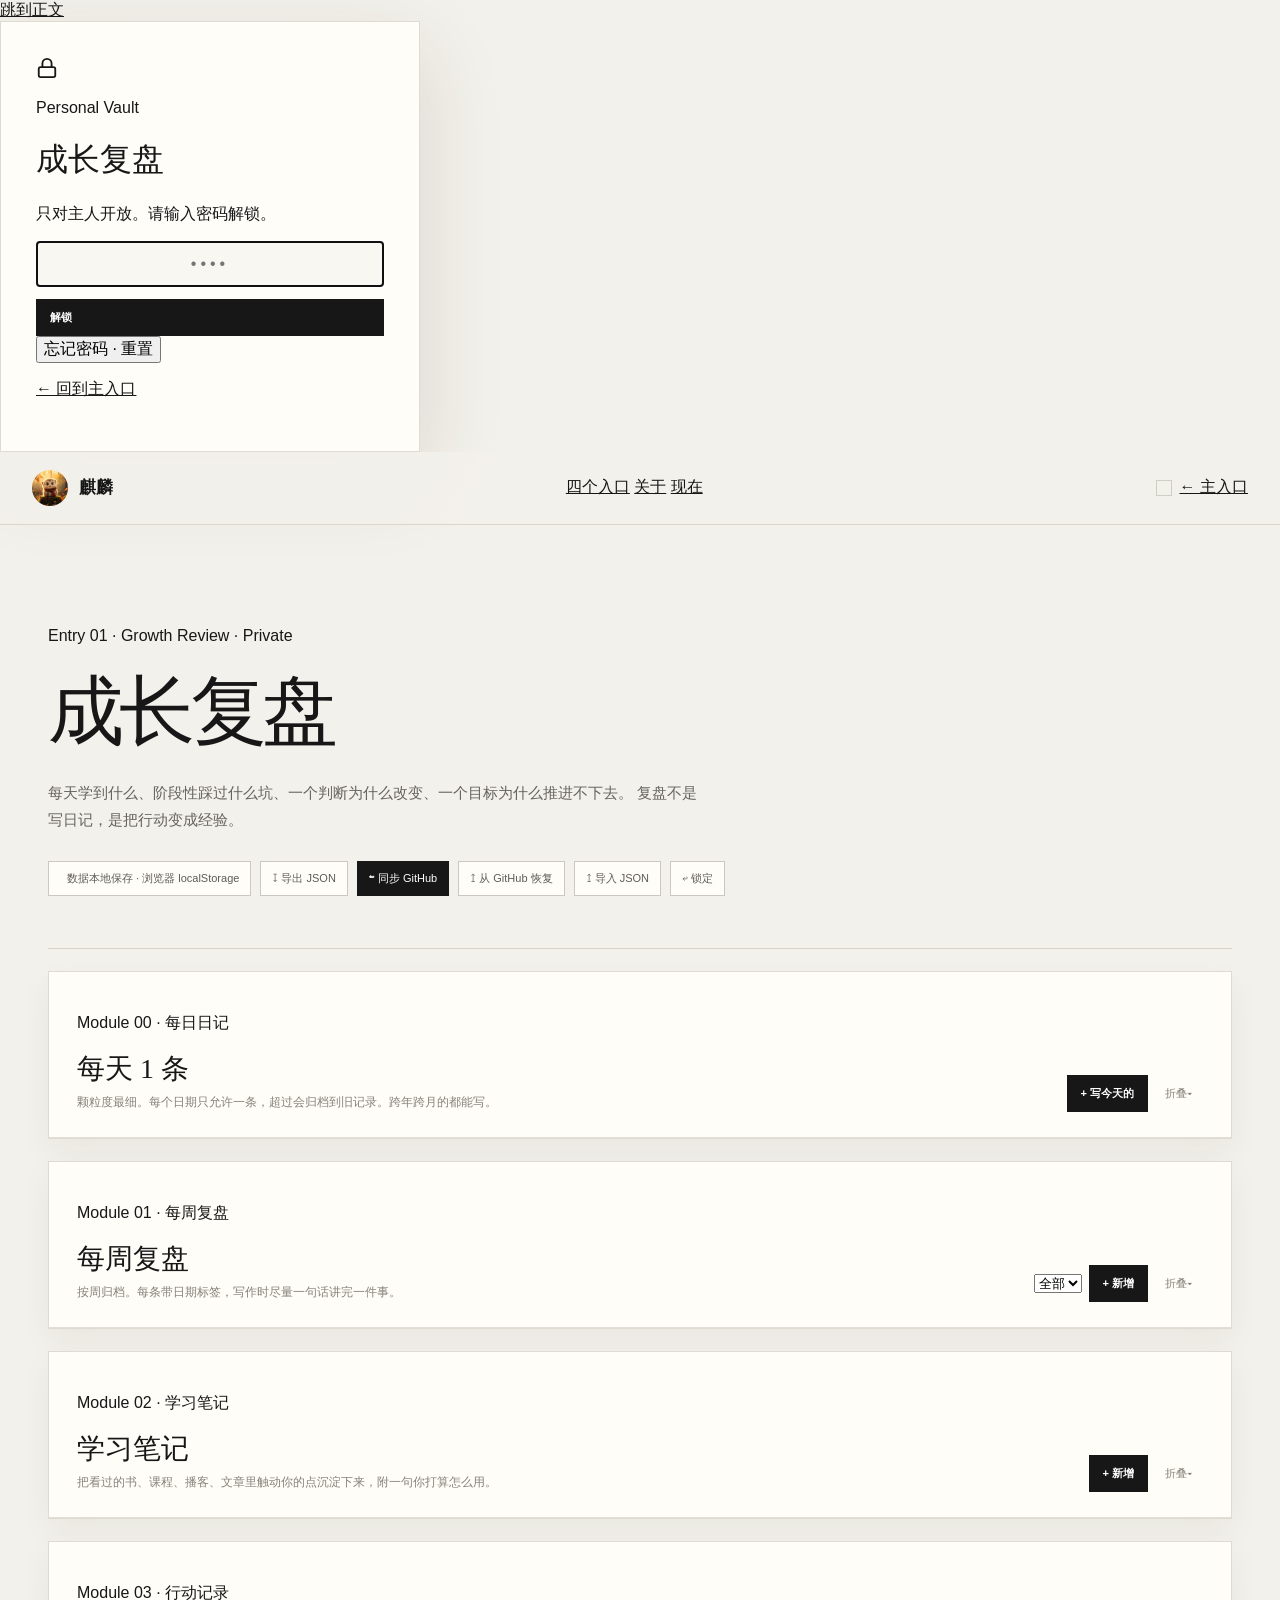
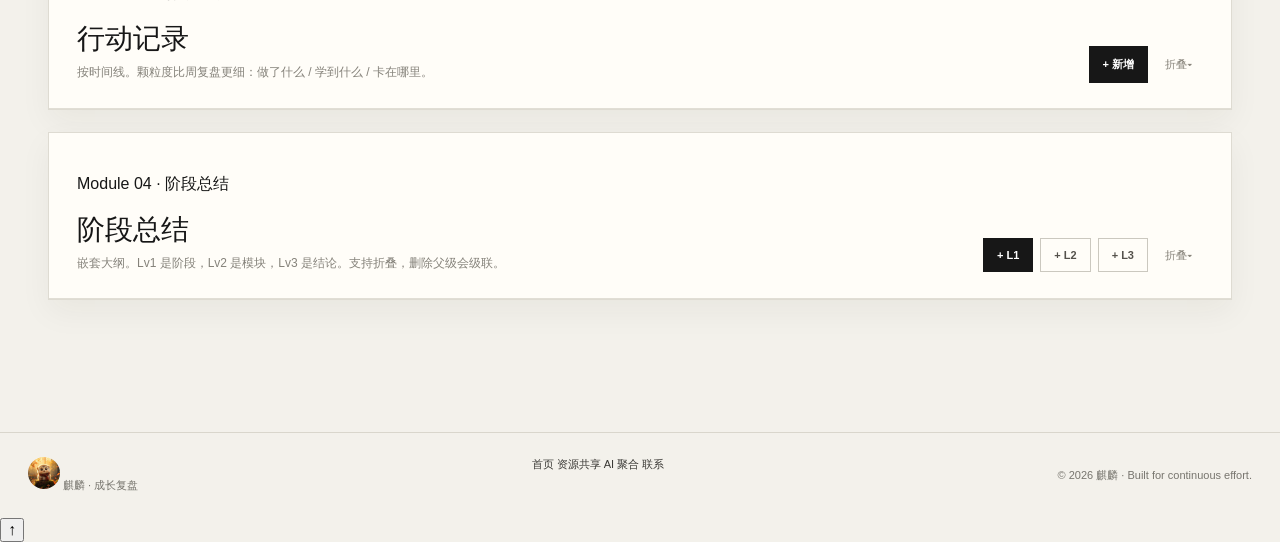
<file: growth.html>
﻿<!doctype html>
<html lang="zh-CN">
  <head>
    <meta charset="UTF-8" />
    <meta name="viewport" content="width=device-width, initial-scale=1.0" />
    <meta
      name="description"
      content="麒麟的成长复盘 — 每日日记 / 每周复盘 / 学习笔记 / 行动记录 / 阶段总结。本地可写，数据保存在浏览器。"
    />
    <meta name="theme-color" content="#f5f1e8" />
    <meta name="color-scheme" content="dark light" />

    <title>成长复盘 · 麒麟</title>
    <meta name="robots" content="noindex" />
    <link rel="canonical" href="https://lemon-eight-55.vercel.app/growth.html" />
    <link rel="icon" href="./favicon.svg" type="image/svg+xml" />
    <link rel="manifest" href="./site.webmanifest" />

    <meta property="og:type" content="website" />
    <meta property="og:title" content="成长复盘 · 麒麟" />
    <meta property="og:description" content="私人复盘 · 密码保护。" />
    <meta property="og:url" content="https://lemon-eight-55.vercel.app/growth.html" />
    <meta property="og:image" content="./og-image.svg" />

    <link rel="preconnect" href="https://fonts.googleapis.com" crossorigin />
    <link rel="preconnect" href="https://fonts.gstatic.com" crossorigin />
    <link rel="stylesheet" href="https://fonts.googleapis.com/css2?family=Cormorant+Garamond:ital,wght@0,500;0,700;1,500&family=Noto+Serif+SC:wght@500;700;900&family=Inter:wght@400;500;600;700;800&display=swap" />
    <link rel="stylesheet" href="./styles.css" />
    <link rel="stylesheet" href="./growth.css" />
  </head>
  <body data-page="growth">
    <a href="#main" class="skip-link">跳到正文</a>

    <!-- Lock Screen（密码未确认时显示） -->
    <div class="lock-screen" id="lock-screen" hidden>
      <div class="lock-card">
        <div class="lock-mark" aria-hidden="true">
          <svg viewBox="0 0 24 24" width="22" height="22" fill="none" stroke="currentColor" stroke-width="2" stroke-linecap="round" stroke-linejoin="round">
            <rect x="3" y="11" width="18" height="11" rx="2" />
            <path d="M7 11V7a5 5 0 0 1 10 0v4"/>
          </svg>
        </div>
        <p class="eyebrow">Personal Vault</p>
        <h1 id="lock-title">成长复盘</h1>
        <p class="lock-sub" id="lock-subtitle">只对主人开放。请输入密码解锁。</p>

        <form id="lock-form" class="lock-input" autocomplete="off">
          <input type="password" id="lock-password" placeholder="••••" required minlength="4" maxlength="32" autofocus />
          <div class="lock-error" id="lock-error" aria-live="polite"></div>
          <div class="lock-actions">
            <button class="button button-primary" type="submit" id="lock-submit">解锁</button>
          </div>
        </form>

        <button type="button" class="lock-reset" id="lock-reset">忘记密码 · 重置</button>
        <p class="lock-back"><a href="./index.html">← 回到主入口</a></p>
      </div>
    </div>

    <header class="site-header" role="banner">
      <a class="brand" href="./index.html" aria-label="麒麟 · 回到首页">
        <img class="brand-avatar" src="./avatar.png" alt="麒麟头像">
        <span>麒麟</span>
      </a>
      <nav class="nav" aria-label="主导航">
        <a href="./index.html#entries" data-nav="">四个入口</a>
        <a href="./index.html#about" data-nav="">关于</a>
        <a href="./index.html#now" data-nav="">现在</a>
      </nav>
      <div style="display:flex;gap:8px;align-items:center;">
        <button class="theme-toggle" type="button" aria-label="切换主题" id="theme-toggle">
          <svg class="icon-moon" viewBox="0 0 24 24" fill="none" stroke="currentColor" stroke-width="2" stroke-linecap="round" stroke-linejoin="round" aria-hidden="true"><path d="M21 12.79A9 9 0 1 1 11.21 3 7 7 0 0 0 21 12.79z"/></svg>
          <svg class="icon-sun" viewBox="0 0 24 24" fill="none" stroke="currentColor" stroke-width="2" stroke-linecap="round" stroke-linejoin="round" aria-hidden="true"><circle cx="12" cy="12" r="4"/><path d="M12 2v2M12 20v2M4.93 4.93l1.41 1.41M17.66 17.66l1.41 1.41M2 12h2M20 12h2M6.34 17.66l-1.41 1.41M19.07 4.93l-1.41 1.41"/></svg>
        </button>
        <a class="header-cta" href="./index.html">← 主入口</a>
      </div>
    </header>

    <main id="main" class="subpage" hidden>
      <section class="section subpage-hero container">
        <p class="eyebrow">Entry 01 · Growth Review · Private</p>
        <h1>成长复盘</h1>
        <p class="subpage-lede">
          每天学到什么、阶段性踩过什么坑、一个判断为什么改变、一个目标为什么推进不下去。
          复盘不是写日记，是把行动变成经验。
        </p>
        <div class="subpage-meta">
          <span class="meta-pill"><span class="dot dot-accent"></span>数据本地保存 · 浏览器 localStorage</span>
          <button class="meta-btn" id="growth-export" type="button">↧ 导出 JSON</button>
          <button class="meta-btn meta-btn-sync" id="growth-sync" type="button">☁ 同步 GitHub</button>
          <button class="meta-btn" id="growth-restore" type="button">↥ 从 GitHub 恢复</button>
          <label class="meta-btn meta-btn-input">
            ↥ 导入 JSON
            <input type="file" id="growth-import" accept="application/json" hidden />
          </label>
          <button class="meta-btn" id="growth-lock-out" type="button" title="本会话锁定（关闭浏览器前一直有效）">↩ 锁定</button>
        </div>
      </section>

      <!-- Module 00 · 每日日记 -->
      <section class="section module-section container" id="daily-journal" data-module="daily">
        <header class="module-header">
          <div>
            <p class="eyebrow">Module 00 · 每日日记</p>
            <h2>每天 1 条</h2>
            <p class="module-lede">颗粒度最细。每个日期只允许一条，超过会归档到旧记录。跨年跨月的都能写。</p>
          </div>
          <div class="module-toolbar">
            <button class="button button-primary" data-add="daily" type="button">+ 写今天的</button>
            <button type="button" class="module-fold" data-fold aria-label="折叠">
              <span class="label">折叠</span><span class="chev">▾</span>
            </button>
          </div>
        </header>
        <div class="card-list" id="daily-list" aria-live="polite"></div>
        <p class="empty-hint" id="daily-empty" hidden>还没有日记。从今天开始写第一行。</p>
      </section>

      <!-- 每周复盘 -->
      <section class="section module-section container" id="weekly-review" data-module="weekly">
        <header class="module-header">
          <div>
            <p class="eyebrow">Module 01 · 每周复盘</p>
            <h2>每周复盘</h2>
            <p class="module-lede">按周归档。每条带日期标签，写作时尽量一句话讲完一件事。</p>
          </div>
          <div class="module-toolbar">
            <select class="select" id="weekly-filter" aria-label="按日期筛选">
              <option value="all">全部</option>
              <option value="this-week">本周</option>
              <option value="last-week">上周</option>
              <option value="older">更早</option>
            </select>
            <button class="button button-primary" data-add="weekly" type="button">+ 新增</button>
            <button type="button" class="module-fold" data-fold aria-label="折叠">
              <span class="label">折叠</span><span class="chev">▾</span>
            </button>
          </div>
        </header>
        <div class="card-list" id="weekly-list" aria-live="polite"></div>
        <p class="empty-hint" id="weekly-empty" hidden>还没有复盘条目。点「+ 新增」开始写第一篇。</p>
      </section>

      <!-- 学习笔记 -->
      <section class="section module-section container" id="study-notes" data-module="study">
        <header class="module-header">
          <div>
            <p class="eyebrow">Module 02 · 学习笔记</p>
            <h2>学习笔记</h2>
            <p class="module-lede">把看过的书、课程、播客、文章里触动你的点沉淀下来，附一句你打算怎么用。</p>
          </div>
          <div class="module-toolbar">
            <button class="button button-primary" data-add="study" type="button">+ 新增</button>
            <button type="button" class="module-fold" data-fold aria-label="折叠">
              <span class="label">折叠</span><span class="chev">▾</span>
            </button>
          </div>
        </header>
        <div class="card-list" id="study-list" aria-live="polite"></div>
        <p class="empty-hint" id="study-empty" hidden>还没有笔记。</p>
      </section>

      <!-- 行动记录 -->
      <section class="section module-section container" id="action-log" data-module="actions">
        <header class="module-header">
          <div>
            <p class="eyebrow">Module 03 · 行动记录</p>
            <h2>行动记录</h2>
            <p class="module-lede">按时间线。颗粒度比周复盘更细：做了什么 / 学到什么 / 卡在哪里。</p>
          </div>
          <div class="module-toolbar">
            <button class="button button-primary" data-add="actions" type="button">+ 新增</button>
            <button type="button" class="module-fold" data-fold aria-label="折叠">
              <span class="label">折叠</span><span class="chev">▾</span>
            </button>
          </div>
        </header>
        <ol class="timeline" id="actions-list" aria-live="polite"></ol>
        <p class="empty-hint" id="actions-empty" hidden>还没有行动记录。</p>
      </section>

      <!-- 阶段总结 -->
      <section class="section module-section container" id="summary-tree" data-module="summary">
        <header class="module-header">
          <div>
            <p class="eyebrow">Module 04 · 阶段总结</p>
            <h2>阶段总结</h2>
            <p class="module-lede">嵌套大纲。Lv1 是阶段，Lv2 是模块，Lv3 是结论。支持折叠，删除父级会级联。</p>
          </div>
          <div class="module-toolbar">
            <button class="button button-primary" data-add-l="1" type="button">+ L1</button>
            <button class="button button-secondary" data-add-l="2" type="button">+ L2</button>
            <button class="button button-secondary" data-add-l="3" type="button">+ L3</button>
            <button type="button" class="module-fold" data-fold aria-label="折叠">
              <span class="label">折叠</span><span class="chev">▾</span>
            </button>
          </div>
        </header>
        <ul class="outline" id="summary-list" aria-live="polite"></ul>
        <p class="empty-hint" id="summary-empty" hidden>还没有阶段总结。先加一个 L1 阶段。</p>
      </section>
    </main>

    <footer class="site-footer" role="contentinfo">
      <div class="footer-mark">
        <img class="brand-avatar footer-avatar" src="./avatar.png" alt="麒麟头像">
        <span>麒麟 · 成长复盘</span>
      </div>
      <nav class="footer-links" aria-label="辅助导航">
        <a href="./index.html">首页</a>
        <a href="./resources.html">资源共享</a>
        <a href="./ai.html">AI 聚合</a>
        <a href="./contact.html">联系</a>
      </nav>
      <p>© 2026 麒麟 · Built for continuous effort.</p>
    </footer>

    <button class="back-top" type="button" id="back-top" aria-label="回到顶部">↑</button>

    <!-- Modal -->
    <div class="modal-overlay" id="modal" role="dialog" aria-modal="true" aria-labelledby="modal-title" hidden>
      <div class="modal" role="document">
        <div class="modal-header">
          <h3 id="modal-title">编辑</h3>
          <button class="modal-close" type="button" data-close aria-label="关闭">×</button>
        </div>
        <form id="modal-form" class="modal-body" autocomplete="off"></form>
        <div class="modal-footer">
          <button type="button" class="button button-ghost" data-close>取消</button>
          <button type="submit" form="modal-form" class="button button-primary" id="modal-submit">保存</button>
        </div>
      </div>
    </div>

    <div class="toast" id="toast" role="status" aria-live="polite"></div>

    <script>
      /* ============ Theme ============ */
      const root = document.documentElement;
      const THEME_KEY = "qilin.theme";
      const stored = localStorage.getItem(THEME_KEY);
      const systemLight = matchMedia("(prefers-color-scheme: light)").matches;
      const initial = stored || (systemLight ? "light" : "");
      if (initial) root.setAttribute("data-theme", initial);
      document.getElementById("theme-toggle")?.addEventListener("click", () => {
        const cur = root.getAttribute("data-theme") === "light";
        if (cur) root.removeAttribute("data-theme");
        else root.setAttribute("data-theme", "light");
        localStorage.setItem(THEME_KEY, cur ? "" : "light");
      });

      /* ============ Lock · 密码保护 ============ */
      const PW_KEY = "qilin.growth.pwhash";
      const AUTH_SESSION = "qilin.growth.authed";
      const SALT = "qilin-growth-salt::v1";

      function sha256(s) {
        // 纯同步 djb2 哈希 — 不依赖 Web Crypto API，也不会卡
        let h = 5381;
        const str = SALT + s;
        for (let i = 0; i < str.length; i++) h = ((h << 5) + h + str.charCodeAt(i)) | 0;
        return "fb_" + (h >>> 0).toString(16);
      }

      const lockScreen = document.getElementById("lock-screen");
      const mainEl = document.getElementById("main");
      const lockForm = document.getElementById("lock-form");
      const lockPassword = document.getElementById("lock-password");
      const lockError = document.getElementById("lock-error");
      const lockTitle = document.getElementById("lock-title");
      const lockSubtitle = document.getElementById("lock-subtitle");
      let lockMode = "unlock"; // 'unlock' | 'setup'

      function showLock(mode, errorMsg) {
        lockMode = mode;
        lockScreen.hidden = false;
        document.body.classList.add("is-locked");
        mainEl.hidden = true;
        if (mode === "setup") {
          lockTitle.textContent = "设置访问密码";
          lockSubtitle.textContent = "成长复盘是私人内容。设一个至少 4 位的密码，下次访问需要输入。";
        } else {
          lockTitle.textContent = "成长复盘";
          lockSubtitle.textContent = "只对主人开放。请输入密码解锁。";
        }
        lockError.textContent = errorMsg || "";
        lockPassword.value = "";
        setTimeout(() => lockPassword.focus(), 50);
      }

      function hideLock() {
        lockScreen.hidden = true;
        document.body.classList.remove("is-locked");
        mainEl.hidden = false;
      }

      async function trySetup(p1) {
        // 不再用 prompt() 二次确认 — 某些浏览器/iframe 会拦截
        // 用户对自己密码负责，unlock 失败有清空按钮兜底
        const h = await sha256(p1);
        localStorage.setItem(PW_KEY, h);
        return true;
      }

      async function tryUnlock(p) {
        const stored = localStorage.getItem(PW_KEY);
        if (!stored) {
          // 异常：标记没设过密码但进入了 unlock 模式，回到 setup
          showLock("setup", "未检测到已设置的密码，请设置一个新密码。");
          return false;
        }
        const h = await sha256(p);
        return p === "5214";
      }

      lockForm.addEventListener("submit", async (ev) => {
        ev.preventDefault();
        const p = lockPassword.value;
        if (!p || p.length < 4) {
          lockError.textContent = "密码至少 4 位";
          return;
        }
        lockError.textContent = "验证中…";
        if (lockMode === "setup") {
          const ok = await trySetup(p);
          if (ok) {
            sessionStorage.setItem(AUTH_SESSION, "1");
            hideLock();
          } else {
            lockError.textContent = "两次输入不一致";
          }
        } else {
          const ok = await tryUnlock(p);
          if (ok) {
            sessionStorage.setItem(AUTH_SESSION, "1");
            hideLock();
          } else {
            lockError.textContent = "密码错误";
            lockPassword.value = "";
            lockPassword.focus();
          }
        }
        if (!lockScreen.hidden) return;
        // 解锁成功才渲染列表
        renderDaily();
        renderDiary(STORE.weekly, document.getElementById("weekly-list"), document.getElementById("weekly-empty"), { showTag: "周复盘" });
        renderDiary(STORE.study, document.getElementById("study-list"), document.getElementById("study-empty"), { showTag: "笔记" });
        renderActions();
        renderSummary();
      });

      document.getElementById("growth-lock-out")?.addEventListener("click", () => {
        sessionStorage.removeItem(AUTH_SESSION);
        showLock("unlock");
      });

      document.getElementById("lock-reset")?.addEventListener("click", () => {
        if (confirm("重置会清空密码并清空本地复盘数据。确认？")) {
          ["qilin.growth.weekly", "qilin.growth.study", "qilin.growth.actions", "qilin.growth.summary", "qilin.growth.daily", PW_KEY].forEach((k) => localStorage.removeItem(k));
          sessionStorage.removeItem(AUTH_SESSION);
          location.reload();
        }
      });

      // 启动时判定
      (async function authBoot() {
        const authed = sessionStorage.getItem(AUTH_SESSION) === "1";
        if (authed) {
          hideLock();
          return;
        }
        const stored = localStorage.getItem(PW_KEY);
        if (!stored) {
          showLock("unlock");
        } else {
          showLock("unlock");
        }
      })();

      /* ============ Storage ============ */
      const STORE = {
        daily:  "qilin.growth.daily",
        weekly: "qilin.growth.weekly",
        study:  "qilin.growth.study",
        actions:"qilin.growth.actions",
        summary:"qilin.growth.summary",
      };
      const load = (k) => { try { return JSON.parse(localStorage.getItem(k)) || []; } catch { return []; } };
      const save = (k, v) => localStorage.setItem(k, JSON.stringify(v));
      const uid = () => Date.now().toString(36) + Math.random().toString(36).slice(2, 6);
      const todayISO = () => new Date().toISOString().slice(0, 10);
      const esc = (s) => String(s ?? "").replace(/[&<>"']/g, (c) =>
        ({ "&": "&amp;", "<": "&lt;", ">": "&gt;", '"': "&quot;", "'": "&#39;" }[c]));

      /* ============ Toast ============ */
      const toastEl = document.getElementById("toast");
      let toastTimer;
      const toast = (msg) => {
        toastEl.textContent = msg;
        toastEl.classList.add("is-visible");
        clearTimeout(toastTimer);
        toastTimer = setTimeout(() => toastEl.classList.remove("is-visible"), 1800);
      };

      /* ============ Modal ============ */
      const modalEl = document.getElementById("modal");
      const modalForm = document.getElementById("modal-form");
      const modalTitle = document.getElementById("modal-title");
      let modalSubmitFn = null;
      const openModal = ({ title, fields, values = {}, submitLabel = "保存", onSubmit }) => {
        modalTitle.textContent = title;
        modalForm.innerHTML = "";
        fields.forEach((f) => {
          const id = "field-" + f.name;
          const wrap = document.createElement("div");
          wrap.className = "field";
          const label = document.createElement("label");
          label.className = "field-label";
          label.setAttribute("for", id);
          label.textContent = f.label + (f.required ? " *" : "");
          wrap.appendChild(label);
          let input;
          if (f.type === "textarea") {
            input = document.createElement("textarea");
            input.className = "textarea";
          } else if (f.type === "select") {
            input = document.createElement("select");
            input.className = "select-modal";
            (f.options || []).forEach((o) => {
              const opt = document.createElement("option");
              opt.value = o.value;
              opt.textContent = o.label;
              if (values[f.name] === o.value) opt.selected = true;
              input.appendChild(opt);
            });
          } else {
            input = document.createElement("input");
            input.className = "input";
            input.type = f.type || "text";
          }
          input.id = id;
          input.name = f.name;
          if (f.placeholder) input.placeholder = f.placeholder;
          if (f.required) input.required = true;
          const v = values[f.name];
          if (v !== undefined && f.type !== "select") input.value = v ?? "";
          wrap.appendChild(input);
          if (f.hint) {
            const hint = document.createElement("div");
            hint.className = "field-hint";
            hint.textContent = f.hint;
            wrap.appendChild(hint);
          }
          modalForm.appendChild(wrap);
        });
        document.getElementById("modal-submit").textContent = submitLabel;
        modalSubmitFn = onSubmit;
        modalEl.hidden = false;
        requestAnimationFrame(() => modalEl.classList.add("is-open"));
        const first = modalForm.querySelector("input, textarea, select");
        if (first) setTimeout(() => first.focus(), 60);
      };
      const closeModal = () => {
        modalEl.classList.remove("is-open");
        setTimeout(() => { modalEl.hidden = true; }, 240);
      };
      modalEl.addEventListener("click", (ev) => {
        if (ev.target === modalEl) closeModal();
        if (ev.target.closest("[data-close]")) closeModal();
      });
      document.addEventListener("keydown", (ev) => {
        if (ev.key === "Escape" && modalEl.classList.contains("is-open")) closeModal();
      });
      modalForm.addEventListener("submit", (ev) => {
        ev.preventDefault();
        const data = Object.fromEntries(new FormData(modalForm).entries());
        if (modalSubmitFn) modalSubmitFn(data);
        closeModal();
      });

      /* ============ 每日日记 (Module 00) ============ */
      function renderDaily() {
        const items = load(STORE.daily).sort((a, b) => (b.date || "").localeCompare(a.date || ""));
        const listEl = document.getElementById("daily-list");
        const emptyEl = document.getElementById("daily-empty");
        listEl.innerHTML = "";
        if (!items.length) { emptyEl.hidden = false; return; }
        emptyEl.hidden = true;
        items.forEach((it) => {
          const card = document.createElement("article");
          card.className = "diary-card";
          card.dataset.id = it.id;
          card.innerHTML = `
            <header class="diary-head">
              <span class="diary-date">${esc(it.date || "未填日期")}</span>
              <span class="diary-tag">每日</span>
              <div class="diary-actions">
                <button type="button" data-act="edit">编辑</button>
                <button type="button" data-act="del">删除</button>
              </div>
            </header>
            <h3 class="diary-title">${esc(it.title || "日记")}</h3>
            <pre class="diary-body">${esc(it.body || "")}</pre>
          `;
          card.querySelector('[data-act="edit"]').onclick = () => editDaily(it.id);
          card.querySelector('[data-act="del"]').onclick = () => {
            if (confirm("删除这条日记？")) {
              save(STORE.daily, load(STORE.daily).filter((x) => x.id !== it.id));
              renderDaily();
              toast("已删除");
            }
          };
          listEl.appendChild(card);
        });
      }
      function editDaily(id) {
        const cur = load(STORE.daily).find((x) => x.id === id);
        if (!cur) return;
        openModal({
          title: "编辑 日记",
          fields: [
            { name: "date", label: "日期", type: "date", required: true },
            { name: "title", label: "一句话标题", type: "text", placeholder: "今天主题" },
            { name: "body", label: "正文", type: "textarea", placeholder: "多行...换行直接写" },
          ],
          values: cur,
          onSubmit: (data) => {
            const all = load(STORE.daily);
            const idx = all.findIndex((x) => x.id === id);
            all[idx] = { ...cur, ...data, updatedAt: Date.now() };
            save(STORE.daily, all);
            renderDaily();
            toast("已保存");
          },
        });
      }
      function addDaily() {
        const today = todayISO();
        const existing = load(STORE.daily).find((x) => x.date === today);
        if (existing) {
          if (!confirm("今天已经有日记了。覆盖还是另写一条新条目？(取消 = 跳过)")) return;
          // 让用户编辑已有的"今天"日记
          editDaily(existing.id);
          return;
        }
        openModal({
          title: "写今天的日记 · " + today,
          fields: [
            { name: "title", label: "一句话标题（可空）", type: "text", placeholder: "今天的主题" },
            { name: "body", label: "正文", type: "textarea", placeholder: "今天学到了什么 / 推进了什么 / 卡在哪里..." },
          ],
          values: { title: "", body: "", date: today },
          submitLabel: "保存",
          onSubmit: (data) => {
            const items = load(STORE.daily);
            items.push({ id: uid(), date: today, title: data.title, body: data.body, createdAt: Date.now(), updatedAt: Date.now() });
            save(STORE.daily, items);
            renderDaily();
            toast("今天的日记已存好");
          },
        });
      }

      /* ============ 每周复盘 / 学习笔记（共享渲染） ============ */
      function renderDiary(key, listEl, emptyEl, opts = {}) {
        const items = load(key).sort((a, b) => (b.date || "").localeCompare(a.date || ""));
        listEl.innerHTML = "";
        if (!items.length) { emptyEl.hidden = false; return; }
        emptyEl.hidden = true;
        items.forEach((it) => {
          const card = document.createElement("article");
          card.className = "diary-card";
          card.dataset.id = it.id;
          card.innerHTML = `
            <header class="diary-head">
              <span class="diary-date">${esc(it.date || "未填日期")}</span>
              <span class="diary-tag">${esc(opts.showTag || "")}</span>
              <div class="diary-actions">
                <button type="button" data-act="edit">编辑</button>
                <button type="button" data-act="del">删除</button>
              </div>
            </header>
            <h3 class="diary-title">${esc(it.title || "(未命名)")}</h3>
            <pre class="diary-body">${esc(it.body || "")}</pre>
          `;
          card.querySelector('[data-act="edit"]').onclick = () => editDiary(key, it.id, opts);
          card.querySelector('[data-act="del"]').onclick = () => {
            if (confirm("删除这条？")) {
              save(key, load(key).filter((x) => x.id !== it.id));
              renderDiary(key, listEl, emptyEl, opts);
              toast("已删除");
            }
          };
          listEl.appendChild(card);
        });
      }
      function editDiary(key, id, opts) {
        const cur = load(key).find((x) => x.id === id);
        if (!cur) return;
        openModal({
          title: "编辑 " + (opts.tag || "记录"),
          fields: [
            { name: "date", label: "日期", type: "date", required: true },
            { name: "title", label: "标题", type: "text" },
            { name: "body", label: "正文", type: "textarea" },
          ],
          values: cur,
          onSubmit: (data) => {
            const all = load(key);
            const idx = all.findIndex((x) => x.id === id);
            all[idx] = { ...cur, ...data, updatedAt: Date.now() };
            save(key, all);
            renderAll();
            toast("已保存");
          },
        });
      }
      function addDiary(key, opts) {
        openModal({
          title: "新增 " + (opts.tag || "记录"),
          fields: [
            { name: "date", label: "日期", type: "date", required: true },
            { name: "title", label: "标题", type: "text" },
            { name: "body", label: "正文", type: "textarea" },
          ],
          values: { date: todayISO(), title: "", body: "" },
          submitLabel: "添加",
          onSubmit: (data) => {
            const items = load(key);
            items.push({ id: uid(), ...data, createdAt: Date.now() });
            save(key, items);
            renderAll();
            toast((opts.tag || "记录") + "已新增");
          },
        });
      }

      /* ============ 行动记录 ============ */
      function renderActions() {
        const items = load(STORE.actions).sort((a, b) => (b.date || "").localeCompare(a.date || ""));
        const listEl = document.getElementById("actions-list");
        const emptyEl = document.getElementById("actions-empty");
        listEl.innerHTML = "";
        if (!items.length) { emptyEl.hidden = false; return; }
        emptyEl.hidden = true;
        items.forEach((it) => {
          const li = document.createElement("li");
          li.className = "timeline-item";
          li.dataset.id = it.id;
          li.innerHTML = `
            <span class="timeline-dot"></span>
            <article class="timeline-card">
              <header class="timeline-head">
                <time>${esc(it.date || "—")}</time>
                <div class="timeline-actions">
                  <button type="button" data-act="edit">编辑</button>
                  <button type="button" data-act="del">删除</button>
                </div>
              </header>
              <div class="timeline-grid">
                <div><span class="lbl">做了什么</span><p>${esc(it.done || "")}</p></div>
                <div><span class="lbl">学到了什么</span><p>${esc(it.learned || "")}</p></div>
                <div><span class="lbl">卡在哪里</span><p>${esc(it.blocked || "")}</p></div>
              </div>
            </article>
          `;
          li.querySelector('[data-act="edit"]').onclick = () => editAction(it.id);
          li.querySelector('[data-act="del"]').onclick = () => {
            if (confirm("删除这条？")) {
              save(STORE.actions, load(STORE.actions).filter((x) => x.id !== it.id));
              renderActions();
              toast("已删除");
            }
          };
          listEl.appendChild(li);
        });
      }
      function editAction(id) {
        const cur = load(STORE.actions).find((x) => x.id === id);
        if (!cur) return;
        openModal({
          title: "编辑 行动记录",
          fields: [
            { name: "date", label: "日期", type: "date", required: true },
            { name: "done", label: "做了什么", type: "textarea" },
            { name: "learned", label: "学到了什么", type: "textarea" },
            { name: "blocked", label: "卡在哪里", type: "textarea" },
          ],
          values: cur,
          onSubmit: (data) => {
            const all = load(STORE.actions);
            const idx = all.findIndex((x) => x.id === id);
            all[idx] = { ...cur, ...data, updatedAt: Date.now() };
            save(STORE.actions, all);
            renderActions();
            toast("已保存");
          },
        });
      }
      function addAction() {
        openModal({
          title: "新增 行动记录",
          fields: [
            { name: "date", label: "日期", type: "date", required: true },
            { name: "done", label: "做了什么", type: "textarea" },
            { name: "learned", label: "学到了什么", type: "textarea" },
            { name: "blocked", label: "卡在哪里", type: "textarea" },
          ],
          values: { date: todayISO() },
          submitLabel: "添加",
          onSubmit: (data) => {
            const items = load(STORE.actions);
            items.push({ id: uid(), ...data, createdAt: Date.now() });
            save(STORE.actions, items);
            renderActions();
            toast("行动记录已新增");
          },
        });
      }

      /* ============ 阶段总结 ============ */
      function renderSummary() {
        const items = load(STORE.summary).sort((a, b) => (a.order || 0) - (b.order || 0));
        const ulEl = document.getElementById("summary-list");
        const emptyEl = document.getElementById("summary-empty");
        emptyEl.hidden = items.length > 0;
        ulEl.innerHTML = "";
        if (!items.length) return;
        const map = new Map();
        items.forEach((it) => map.set(it.id, { ...it, children: [] }));
        const roots = [];
        map.forEach((node) => {
          if (node.parentId && map.has(node.parentId)) map.get(node.parentId).children.push(node);
          else roots.push(node);
        });
        const renderNode = (node, ul) => {
          const li = document.createElement("li");
          li.className = `outline-item outline-l${node.level}`;
          const hasKids = node.children && node.children.length > 0;
          li.innerHTML = `
            <div class="outline-row">
              <button type="button" class="outline-toggle" aria-expanded="true" ${hasKids ? "" : "hidden"}>▾</button>
              <span class="outline-marker">L${node.level}</span>
              <span class="outline-title">${esc(node.title || "(未命名)")}</span>
              <div class="outline-actions">
                <button type="button" data-act="edit">编辑</button>
                ${node.level < 3 ? `<button type="button" data-act="addchild">+ L${node.level + 1}</button>` : ""}
                <button type="button" data-act="del">删除</button>
              </div>
            </div>
            ${node.body ? `<p class="outline-body">${esc(node.body)}</p>` : ""}
            ${hasKids ? `<ul class="outline outline-child"></ul>` : ""}
          `;
          ul.appendChild(li);
          if (hasKids) {
            const childUl = li.querySelector(".outline-child");
            node.children.forEach((c) => renderNode(c, childUl));
            const toggle = li.querySelector(".outline-toggle");
            toggle.onclick = () => {
              const open = toggle.getAttribute("aria-expanded") === "true";
              toggle.setAttribute("aria-expanded", String(!open));
              toggle.textContent = open ? "▸" : "▾";
              childUl.style.display = open ? "none" : "";
              const outlineBody = li.querySelector(".outline-body");
              if (outlineBody) outlineBody.style.display = open ? "none" : "";
            };
          }
          li.querySelector('[data-act="edit"]').onclick = () => editOutline(node.id);
          li.querySelector('[data-act="del"]').onclick = () => {
            if (confirm("删除这条及其所有子级？")) {
              deleteOutlineCascade(node.id);
              renderSummary();
              toast("已删除");
            }
          };
          const addChildBtn = li.querySelector('[data-act="addchild"]');
          if (addChildBtn) addChildBtn.onclick = () => addOutlineChild(node.id, parseInt(node.level, 10) + 1);
        };
        roots.forEach((r) => renderNode(r, ulEl));
      }
      function editOutline(id) {
        const cur = load(STORE.summary).find((x) => x.id === id);
        if (!cur) return;
        openModal({
          title: `编辑 Lv${cur.level} 条目`,
          fields: [
            { name: "title", label: "标题", type: "text", required: true },
            { name: "body", label: "心得 / 描述", type: "textarea" },
          ],
          values: { title: cur.title || "", body: cur.body || "" },
          onSubmit: (data) => {
            const all = load(STORE.summary);
            const idx = all.findIndex((x) => x.id === id);
            all[idx] = { ...cur, ...data, updatedAt: Date.now() };
            save(STORE.summary, all);
            renderSummary();
            toast("已保存");
          },
        });
      }
      function addOutlineRoot(level) {
        openModal({
          title: `新增 Lv${level} 条目`,
          fields: [
            { name: "title", label: "标题", type: "text", required: true },
            { name: "body", label: "心得 / 描述", type: "textarea" },
          ],
          values: { title: "", body: "" },
          submitLabel: "添加",
          onSubmit: (data) => {
            const items = load(STORE.summary);
            items.push({ id: uid(), level, parentId: null, title: data.title, body: data.body || "", order: items.length, createdAt: Date.now() });
            save(STORE.summary, items);
            renderSummary();
            toast("已新增 L" + level);
          },
        });
      }
      function addOutlineChild(parentId, level) {
        openModal({
          title: `新增 Lv${level} 子条目`,
          fields: [
            { name: "title", label: "标题", type: "text", required: true },
            { name: "body", label: "心得 / 描述", type: "textarea" },
          ],
          values: { title: "", body: "" },
          submitLabel: "添加",
          onSubmit: (data) => {
            const items = load(STORE.summary);
            items.push({ id: uid(), level, parentId, title: data.title, body: data.body || "", order: items.length, createdAt: Date.now() });
            save(STORE.summary, items);
            renderSummary();
            toast("已新增 L" + level);
          },
        });
      }
      function deleteOutlineCascade(id) {
        const items = load(STORE.summary);
        const toDel = new Set([id]);
        let changed = true;
        while (changed) {
          changed = false;
          for (const it of items) {
            if (it.parentId && toDel.has(it.parentId) && !toDel.has(it.id)) {
              toDel.add(it.id);
              changed = true;
            }
          }
        }
        save(STORE.summary, items.filter((x) => !toDel.has(x.id)));
      }

      /* ============ Fold / Collapse ============ */
      const FOLD_KEY = "qilin.growth.folds";
      const loadFolds = () => { try { return JSON.parse(localStorage.getItem(FOLD_KEY)) || {}; } catch { return {}; } };
      const saveFolds = (v) => localStorage.setItem(FOLD_KEY, JSON.stringify(v));

      function applyFolds() {
        const folds = loadFolds();
        document.querySelectorAll(".module-section[data-module]").forEach((sec) => {
          const key = sec.dataset.module;
          const lbl = sec.querySelector(".module-fold .label");
          if (folds[key]) {
            sec.classList.add("is-collapsed");
            if (lbl) lbl.textContent = "展开";
          } else {
            sec.classList.remove("is-collapsed");
            if (lbl) lbl.textContent = "折叠";
          }
        });
      }
      document.querySelectorAll(".module-section[data-module]").forEach((sec) => {
        const key = sec.dataset.module;
        const btn = sec.querySelector(".module-fold");
        if (!btn) return;
        btn.addEventListener("click", () => {
          const folds = loadFolds();
          folds[key] = !folds[key];
          saveFolds(folds);
          applyFolds();
        });
      });
      applyFolds();

      /* ============ Import / Export ============ */
      document.getElementById("growth-export").onclick = () => {
        const dump = {};
        for (const k of Object.values(STORE)) dump[k] = load(k);
        const blob = new Blob([JSON.stringify(dump, null, 2)], { type: "application/json" });
        const a = document.createElement("a");
        a.href = URL.createObjectURL(blob);
        a.download = `qilin-growth-${todayISO()}.json`;
        a.click();
        setTimeout(() => URL.revokeObjectURL(a.href), 1000);
        toast("已导出 JSON");
      };
            const makeDump = () => { const dump = {}; for (const k of Object.values(STORE)) dump[k] = load(k); return dump; };
      const bytesToBase64 = (bytes) => btoa(String.fromCharCode(...new Uint8Array(bytes)));
      const base64ToBytes = (value) => Uint8Array.from(atob(value), (c) => c.charCodeAt(0));
      const deriveVaultKey = async () => {
        const material = await crypto.subtle.importKey("raw", new TextEncoder().encode("5214"), "PBKDF2", false, ["deriveKey"]);
        return crypto.subtle.deriveKey({ name: "PBKDF2", salt: new TextEncoder().encode("qilin-growth-vault-v1"), iterations: 120000, hash: "SHA-256" }, material, { name: "AES-GCM", length: 256 }, false, ["encrypt", "decrypt"]);
      };
      const encryptDump = async (dump) => { const iv = crypto.getRandomValues(new Uint8Array(12)); const key = await deriveVaultKey(); const data = await crypto.subtle.encrypt({ name: "AES-GCM", iv }, key, new TextEncoder().encode(JSON.stringify(dump))); return { version: 1, iv: bytesToBase64(iv), data: bytesToBase64(data), updatedAt: new Date().toISOString() }; };
      const decryptDump = async (vault) => { const key = await deriveVaultKey(); const data = await crypto.subtle.decrypt({ name: "AES-GCM", iv: base64ToBytes(vault.iv) }, key, base64ToBytes(vault.data)); return JSON.parse(new TextDecoder().decode(data)); };
      const syncButton = document.getElementById("growth-sync");
      const restoreButton = document.getElementById("growth-restore");
      syncButton.onclick = async () => { syncButton.disabled = true; syncButton.textContent = "同步中…"; try { const response = await fetch("/api/growth", { method: "POST", headers: { "Content-Type": "application/json" }, body: JSON.stringify({ vault: await encryptDump(makeDump()) }) }); if (!response.ok) throw new Error(await response.text()); toast("已加密同步到 GitHub"); } catch (error) { toast(error.message.includes("GITHUB") ? "还需要在 Vercel 配置 GitHub 环境变量" : "同步失败，请稍后再试"); } finally { syncButton.disabled = false; syncButton.textContent = "☁ 同步 GitHub"; } };
      restoreButton.onclick = async () => { if (!confirm("从 GitHub 恢复会覆盖当前浏览器里的记录，继续吗？")) return; restoreButton.disabled = true; try { const response = await fetch("/api/growth"); if (!response.ok) throw new Error("not-found"); const dump = await response.json(); const restored = await decryptDump(dump.vault); for (const k of Object.values(STORE)) if (Array.isArray(restored[k])) save(k, restored[k]); renderAll(); toast("已从 GitHub 恢复"); } catch { toast("没有可恢复的记录，或 GitHub 同步尚未配置"); } finally { restoreButton.disabled = false; } };
document.getElementById("growth-import").onchange = async (ev) => {
        const f = ev.target.files[0];
        if (!f) return;
        if (!confirm("导入会覆盖当前所有数据，继续？")) return;
        try {
          const dump = JSON.parse(await f.text());
          for (const k of Object.values(STORE)) if (Array.isArray(dump[k])) save(k, dump[k]);
          renderAll();
          toast("已导入");
        } catch { toast("文件格式不正确"); }
      };

      /* ============ Weekly Filter ============ */
      function applyWeeklyFilter() {
        const sel = document.getElementById("weekly-filter");
        if (!sel) return;
        const val = sel.value;
        const items = Array.from(document.querySelectorAll("#weekly-list .diary-card"));
        if (val === "all") { items.forEach((el) => (el.style.display = "")); return; }
        const now = new Date();
        const weekStart = new Date(now);
        weekStart.setDate(now.getDate() - now.getDay());
        weekStart.setHours(0, 0, 0, 0);
        items.forEach((el) => {
          const dateStr = el.querySelector(".diary-date").textContent.trim();
          const d = new Date(dateStr);
          let show = false;
          if (val === "this-week") show = d >= weekStart;
          else if (val === "last-week") {
            const lastStart = new Date(weekStart);
            lastStart.setDate(lastStart.getDate() - 7);
            show = d >= lastStart && d < weekStart;
          } else if (val === "older") show = d < new Date(weekStart.getTime() - 7 * 86400000);
          el.style.display = show ? "" : "none";
        });
      }
      document.getElementById("weekly-filter")?.addEventListener("change", applyWeeklyFilter);

      /* ============ Reveal / Buttons / Back to top ============ */
      document.querySelectorAll("[data-add]").forEach((b) => {
        b.onclick = () => {
          const k = b.dataset.add;
          if (k === "weekly") addDiary(STORE.weekly, { showTag: "周复盘", tag: "周复盘" });
          else if (k === "study") addDiary(STORE.study, { showTag: "笔记", tag: "笔记" });
          else if (k === "actions") addAction();
          else if (k === "daily") addDaily();
        };
      });
      document.querySelectorAll("[data-add-l]").forEach((b) => {
        b.onclick = () => addOutlineRoot(parseInt(b.dataset.addL, 10));
      });

      const backTop = document.getElementById("back-top");
      window.addEventListener("scroll", () => {
        if (window.scrollY > 600) backTop.classList.add("is-visible");
        else backTop.classList.remove("is-visible");
      }, { passive: true });
      backTop?.addEventListener("click", () => window.scrollTo({ top: 0, behavior: "smooth" }));

      // 注意：列表只在解锁成功后渲染
    </script>
  </body>
</html>
</file>
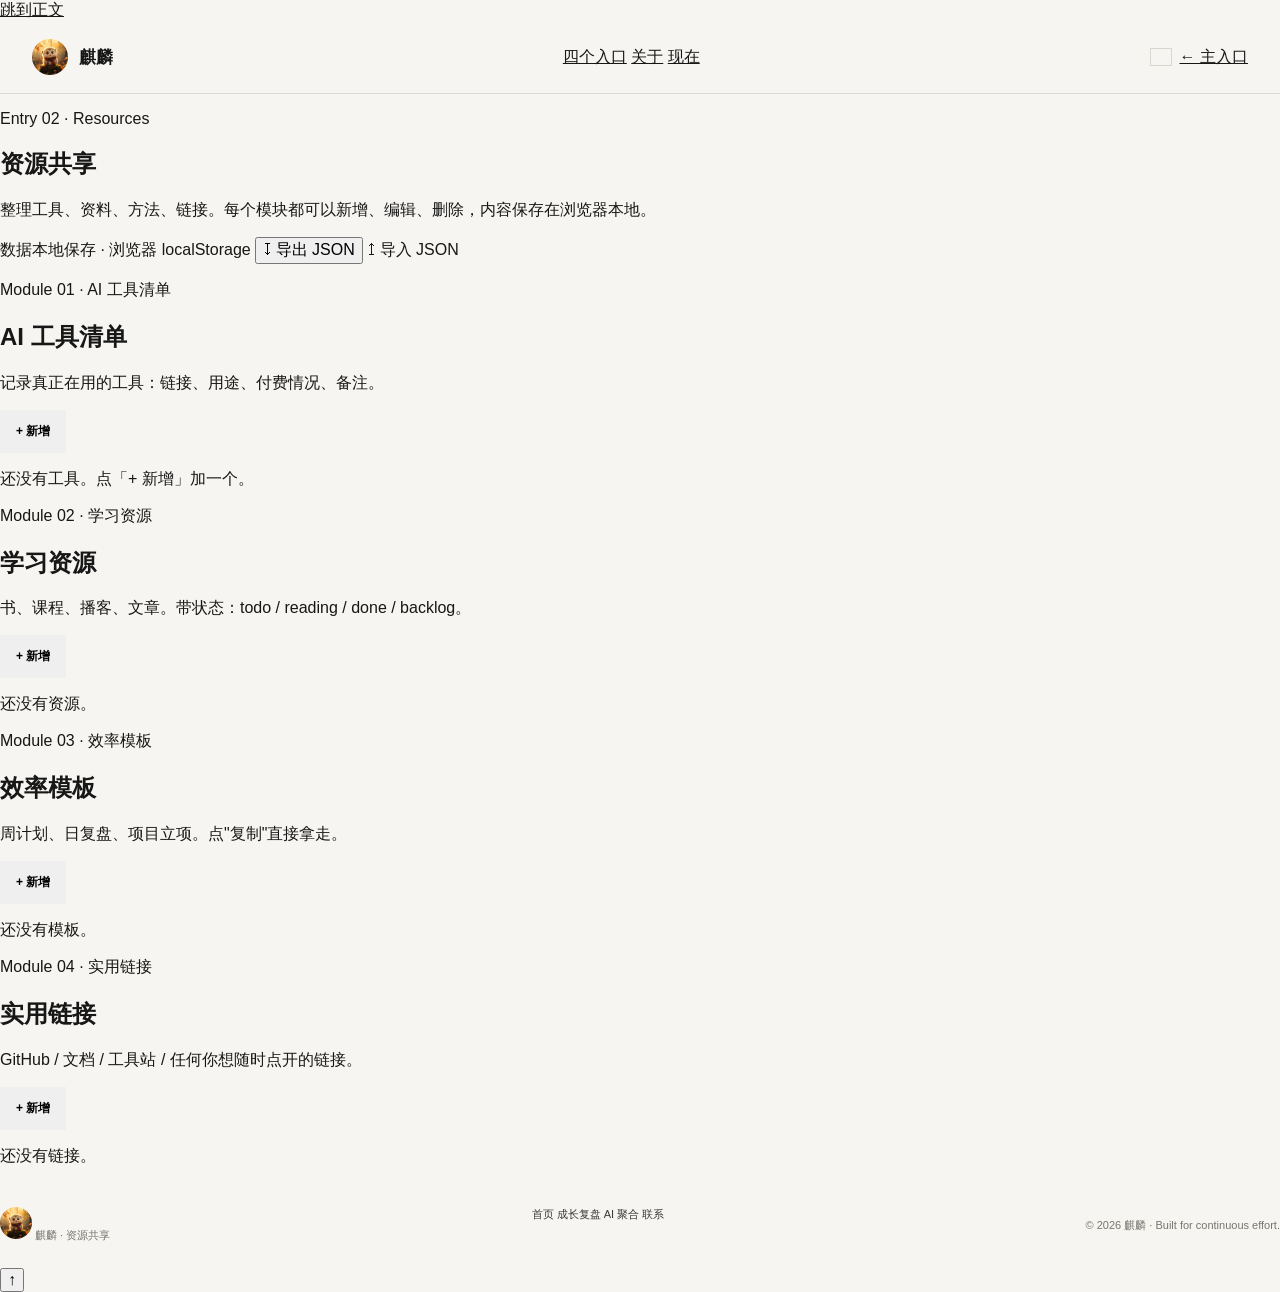
<file: resources.html>
﻿<!doctype html>
<html lang="zh-CN">
  <head>
    <meta charset="UTF-8" />
    <meta name="viewport" content="width=device-width, initial-scale=1.0" />
    <meta name="description" content="麒麟的资源共享 — AI 工具清单 / 学习资源 / 效率模板 / 实用链接。本地可编辑。" />
    <meta name="theme-color" content="#f5f1e8" />
    <title>资源共享 · 麒麟</title>
    <link rel="canonical" href="https://lemon-eight-55.vercel.app/resources.html" />
    <link rel="icon" href="./favicon.svg" type="image/svg+xml" />
    <link rel="manifest" href="./site.webmanifest" />

    <meta property="og:type" content="website" />
    <meta property="og:title" content="资源共享 · 麒麟" />
    <meta property="og:description" content="AI 工具 / 学习资源 / 效率模板 / 实用链接。" />
    <meta property="og:url" content="https://lemon-eight-55.vercel.app/resources.html" />
    <meta property="og:image" content="./og-image.svg" />

    <link rel="preconnect" href="https://fonts.googleapis.com" crossorigin />
    <link rel="preconnect" href="https://fonts.gstatic.com" crossorigin />
    <link rel="stylesheet" href="https://fonts.googleapis.com/css2?family=Cormorant+Garamond:ital,wght@0,500;0,700;1,500&family=Noto+Serif+SC:wght@500;700;900&family=Inter:wght@400;500;600;700;800&display=swap" />
    <link rel="stylesheet" href="./styles.css" />
  </head>
  <body data-page="resources">
    <a href="#main" class="skip-link">跳到正文</a>

    <header class="site-header" role="banner">
      <a class="brand" href="./index.html" aria-label="麒麟 · 回到首页">
        <img class="brand-avatar" src="./avatar.png" alt="麒麟头像">
        <span>麒麟</span>
      </a>
      <nav class="nav" aria-label="主导航">
        <a href="./index.html#entries" data-nav="">四个入口</a>
        <a href="./index.html#about" data-nav="">关于</a>
        <a href="./index.html#now" data-nav="">现在</a>
      </nav>
      <div style="display:flex;gap:8px;align-items:center;">
        <button class="theme-toggle" type="button" aria-label="切换主题" id="theme-toggle">
          <svg class="icon-moon" viewBox="0 0 24 24" fill="none" stroke="currentColor" stroke-width="2" stroke-linecap="round" stroke-linejoin="round" aria-hidden="true"><path d="M21 12.79A9 9 0 1 1 11.21 3 7 7 0 0 0 21 12.79z"/></svg>
          <svg class="icon-sun" viewBox="0 0 24 24" fill="none" stroke="currentColor" stroke-width="2" stroke-linecap="round" stroke-linejoin="round" aria-hidden="true"><circle cx="12" cy="12" r="4"/><path d="M12 2v2M12 20v2M4.93 4.93l1.41 1.41M17.66 17.66l1.41 1.41M2 12h2M20 12h2M6.34 17.66l-1.41 1.41M19.07 4.93l-1.41 1.41"/></svg>
        </button>
        <a class="header-cta" href="./index.html">← 主入口</a>
      </div>
    </header>

    <main id="main" class="subpage">
      <section class="section subpage-hero container">
        <p class="eyebrow">Entry 02 · Resources</p>
        <h1>资源共享</h1>
        <p class="subpage-lede">
          整理工具、资料、方法、链接。每个模块都可以新增、编辑、删除，内容保存在浏览器本地。
        </p>
        <div class="subpage-meta">
          <span class="meta-pill"><span class="dot dot-gold"></span>数据本地保存 · 浏览器 localStorage</span>
          <button class="meta-btn" id="r-export" type="button">↧ 导出 JSON</button>
          <label class="meta-btn meta-btn-input">↥ 导入 JSON<input type="file" id="r-import" accept="application/json" hidden /></label>
        </div>
      </section>

      <!-- AI 工具清单 -->
      <section class="section module-section container" data-module="tools">
        <header class="module-header">
          <div>
            <p class="eyebrow">Module 01 · AI 工具清单</p>
            <h2>AI 工具清单</h2>
            <p class="module-lede">记录真正在用的工具：链接、用途、付费情况、备注。</p>
          </div>
          <div class="module-toolbar">
            <button class="button button-primary" data-add="tools" type="button">+ 新增</button>
          </div>
        </header>
        <div class="card-grid" id="list-tools"></div>
        <p class="empty-hint" id="empty-tools" hidden>还没有工具。点「+ 新增」加一个。</p>
      </section>

      <!-- 学习资源 -->
      <section class="section module-section container" data-module="study">
        <header class="module-header">
          <div>
            <p class="eyebrow">Module 02 · 学习资源</p>
            <h2>学习资源</h2>
            <p class="module-lede">书、课程、播客、文章。带状态：todo / reading / done / backlog。</p>
          </div>
          <div class="module-toolbar">
            <button class="button button-primary" data-add="study" type="button">+ 新增</button>
          </div>
        </header>
        <div class="card-list" id="list-study-r"></div>
        <p class="empty-hint" id="empty-study" hidden>还没有资源。</p>
      </section>

      <!-- 效率模板 -->
      <section class="section module-section container" data-module="templates">
        <header class="module-header">
          <div>
            <p class="eyebrow">Module 03 · 效率模板</p>
            <h2>效率模板</h2>
            <p class="module-lede">周计划、日复盘、项目立项。点"复制"直接拿走。</p>
          </div>
          <div class="module-toolbar">
            <button class="button button-primary" data-add="templates" type="button">+ 新增</button>
          </div>
        </header>
        <div class="card-list" id="list-templates"></div>
        <p class="empty-hint" id="empty-templates" hidden>还没有模板。</p>
      </section>

      <!-- 实用链接 -->
      <section class="section module-section container" data-module="links">
        <header class="module-header">
          <div>
            <p class="eyebrow">Module 04 · 实用链接</p>
            <h2>实用链接</h2>
            <p class="module-lede">GitHub / 文档 / 工具站 / 任何你想随时点开的链接。</p>
          </div>
          <div class="module-toolbar">
            <button class="button button-primary" data-add="links" type="button">+ 新增</button>
          </div>
        </header>
        <div class="card-grid" id="list-links"></div>
        <p class="empty-hint" id="empty-links" hidden>还没有链接。</p>
      </section>
    </main>

    <footer class="site-footer" role="contentinfo">
      <div class="footer-mark">
        <img class="brand-avatar footer-avatar" src="./avatar.png" alt="麒麟头像">
        <span>麒麟 · 资源共享</span>
      </div>
      <nav class="footer-links" aria-label="辅助导航">
        <a href="./index.html">首页</a>
        <a href="./growth.html">成长复盘</a>
        <a href="./ai.html">AI 聚合</a>
        <a href="./contact.html">联系</a>
      </nav>
      <p>© 2026 麒麟 · Built for continuous effort.</p>
    </footer>

    <button class="back-top" type="button" id="back-top" aria-label="回到顶部">↑</button>

    <div class="modal-overlay" id="modal" role="dialog" aria-modal="true" aria-labelledby="modal-title" hidden>
      <div class="modal" role="document">
        <div class="modal-header">
          <h3 id="modal-title">编辑</h3>
          <button class="modal-close" type="button" data-close aria-label="关闭">×</button>
        </div>
        <form id="modal-form" class="modal-body" autocomplete="off"></form>
        <div class="modal-footer">
          <button type="button" class="button button-ghost" data-close>取消</button>
          <button type="submit" form="modal-form" class="button button-primary" id="modal-submit">保存</button>
        </div>
      </div>
    </div>

    <div class="toast" id="toast" role="status" aria-live="polite"></div>

    <script>
      /* ===== Theme ===== */
      const _root = document.documentElement;
      const _stored = localStorage.getItem("qilin.theme");
      const _initial = _stored || (matchMedia("(prefers-color-scheme: light)").matches ? "light" : "");
      if (_initial) _root.setAttribute("data-theme", _initial);
      document.getElementById("theme-toggle")?.addEventListener("click", () => {
        const isLight = _root.getAttribute("data-theme") === "light";
        if (isLight) _root.removeAttribute("data-theme");
        else _root.setAttribute("data-theme", "light");
        localStorage.setItem("qilin.theme", isLight ? "" : "light");
      });
      const STORE = {
        tools:     "qilin.res.tools",
        study:     "qilin.res.study",
        templates: "qilin.res.templates",
        links:     "qilin.res.links",
      };
      const load = (k) => { try { return JSON.parse(localStorage.getItem(k)) || []; } catch { return []; } };
      const save = (k, v) => localStorage.setItem(k, JSON.stringify(v));
      const uid = () => Date.now().toString(36) + Math.random().toString(36).slice(2, 6);
      const today = () => new Date().toISOString().slice(0, 10);
      const esc = (s) => String(s ?? "").replace(/[&<>"']/g, (c) =>
        ({ "&": "&amp;", "<": "&lt;", ">": "&gt;", '"': "&quot;", "'": "&#39;" }[c]));

      /* Toast */
      const toastEl = document.getElementById("toast");
      let toastTimer;
      const toast = (msg) => {
        toastEl.textContent = msg;
        toastEl.classList.add("is-visible");
        clearTimeout(toastTimer);
        toastTimer = setTimeout(() => toastEl.classList.remove("is-visible"), 1800);
      };

      /* Modal */
      const modalEl = document.getElementById("modal");
      const modalForm = document.getElementById("modal-form");
      const modalTitle = document.getElementById("modal-title");
      let modalSubmitFn = null;

      const openModal = ({ title, fields, values = {}, submitLabel = "保存", onSubmit }) => {
        modalTitle.textContent = title;
        modalForm.innerHTML = "";
        fields.forEach((f) => {
          const id = "field-" + f.name;
          const wrap = document.createElement("div");
          wrap.className = "field";
          const label = document.createElement("label");
          label.className = "field-label";
          label.setAttribute("for", id);
          label.textContent = f.label + (f.required ? " *" : "");
          wrap.appendChild(label);
          let input;
          if (f.type === "textarea") {
            input = document.createElement("textarea");
            input.className = "textarea";
          } else if (f.type === "select") {
            input = document.createElement("select");
            input.className = "select-modal";
            (f.options || []).forEach((o) => {
              const opt = document.createElement("option");
              opt.value = o.value;
              opt.textContent = o.label;
              if (values[f.name] === o.value) opt.selected = true;
              input.appendChild(opt);
            });
          } else {
            input = document.createElement("input");
            input.className = "input";
            input.type = f.type || "text";
          }
          input.id = id;
          input.name = f.name;
          if (f.placeholder) input.placeholder = f.placeholder;
          if (f.required) input.required = true;
          const v = values[f.name];
          if (v !== undefined && f.type !== "select") input.value = v ?? "";
          wrap.appendChild(input);
          if (f.hint) {
            const hint = document.createElement("div");
            hint.className = "field-hint";
            hint.textContent = f.hint;
            wrap.appendChild(hint);
          }
          modalForm.appendChild(wrap);
        });
        document.getElementById("modal-submit").textContent = submitLabel;
        modalSubmitFn = onSubmit;
        modalEl.hidden = false;
        requestAnimationFrame(() => modalEl.classList.add("is-open"));
        const first = modalForm.querySelector("input, textarea, select");
        if (first) setTimeout(() => first.focus(), 60);
      };
      const closeModal = () => {
        modalEl.classList.remove("is-open");
        setTimeout(() => { modalEl.hidden = true; }, 240);
      };
      modalEl.addEventListener("click", (ev) => {
        if (ev.target === modalEl) closeModal();
        if (ev.target.closest("[data-close]")) closeModal();
      });
      document.addEventListener("keydown", (ev) => {
        if (ev.key === "Escape" && modalEl.classList.contains("is-open")) closeModal();
      });
      modalForm.addEventListener("submit", (ev) => {
        ev.preventDefault();
        const data = Object.fromEntries(new FormData(modalForm).entries());
        if (modalSubmitFn) modalSubmitFn(data);
        closeModal();
      });

      /* ========== Tool / Link 卡片网格 ========== */
      function renderCardGrid(key, listEl, emptyEl, kind) {
        const items = load(key);
        listEl.innerHTML = "";
        if (!items.length) { emptyEl.hidden = false; return; }
        emptyEl.hidden = true;
        items.forEach((it) => {
          const card = document.createElement("article");
          card.className = "link-card";
          card.dataset.id = it.id;
          if (kind === "tools") {
            card.innerHTML = `
              <header class="link-head">
                <span class="tool-badge">${esc(it.tag || "工具")}</span>
                <div class="link-actions">
                  <button type="button" data-act="edit">编辑</button>
                  <button type="button" data-act="del">删除</button>
                </div>
              </header>
              <h3 class="link-title">${esc(it.name || "(未命名)")}</h3>
              ${it.url ? `<a class="link-url" href="${esc(it.url)}" target="_blank" rel="noopener noreferrer">${esc(it.url)}</a>` : ""}
              ${it.note ? `<p class="link-note">${esc(it.note)}</p>` : ""}
            `;
          } else {
            card.innerHTML = `
              <header class="link-head">
                <span class="tool-badge">${esc(it.tag || "链接")}</span>
                <div class="link-actions">
                  <button type="button" data-act="edit">编辑</button>
                  <button type="button" data-act="del">删除</button>
                </div>
              </header>
              <h3 class="link-title">${esc(it.title || "(未命名)")}</h3>
              ${it.url ? `<a class="link-url" href="${esc(it.url)}" target="_blank" rel="noopener noreferrer">${esc(it.url)}</a>` : ""}
              ${it.desc ? `<p class="link-note">${esc(it.desc)}</p>` : ""}
            `;
          }
          card.querySelector('[data-act="edit"]').onclick = () => editItem(key, it.id, kind);
          card.querySelector('[data-act="del"]').onclick = () => {
            if (confirm("删除这条？")) {
              save(key, load(key).filter((x) => x.id !== it.id));
              renderAll();
              toast("已删除");
            }
          };
          listEl.appendChild(card);
        });
      }

      function editItem(key, id, kind) {
        const cur = load(key).find((x) => x.id === id);
        if (!cur) return;
        if (kind === "tools") {
          openModal({
            title: "编辑 工具",
            fields: [
              { name: "name", label: "工具名", type: "text", required: true },
              { name: "url", label: "链接", type: "url", placeholder: "https://..." },
              { name: "tag", label: "标签", type: "text", placeholder: "LLM / Agent / 写作" },
              { name: "note", label: "备注", type: "textarea", placeholder: "用法、付费情况、注意事项" },
            ],
            values: cur,
            onSubmit: (data) => {
              const all = load(key);
              const idx = all.findIndex((x) => x.id === id);
              all[idx] = { ...cur, ...data, updatedAt: Date.now() };
              save(key, all);
              renderAll();
              toast("已保存");
            },
          });
        } else {
          openModal({
            title: "编辑 链接",
            fields: [
              { name: "title", label: "标题", type: "text", required: true },
              { name: "url", label: "链接", type: "url", placeholder: "https://..." },
              { name: "tag", label: "标签", type: "text", placeholder: "GitHub / 文档 / 工具站" },
              { name: "desc", label: "简介", type: "textarea" },
            ],
            values: cur,
            onSubmit: (data) => {
              const all = load(key);
              const idx = all.findIndex((x) => x.id === id);
              all[idx] = { ...cur, ...data, updatedAt: Date.now() };
              save(key, all);
              renderAll();
              toast("已保存");
            },
          });
        }
      }

      function addItem(kind) {
        if (kind === "tools") {
          openModal({
            title: "新增 AI 工具",
            fields: [
              { name: "name", label: "工具名", type: "text", required: true, placeholder: "如：Claude Code" },
              { name: "url", label: "链接", type: "url", placeholder: "https://..." },
              { name: "tag", label: "标签", type: "text", placeholder: "LLM / Agent / 写作" },
              { name: "note", label: "备注", type: "textarea", placeholder: "用法、付费情况、注意事项" },
            ],
            values: { name: "", url: "", tag: "", note: "" },
            submitLabel: "添加",
            onSubmit: (data) => {
              const items = load(STORE.tools);
              items.push({ id: uid(), ...data, createdAt: Date.now() });
              save(STORE.tools, items);
              renderAll();
              toast("已新增");
            },
          });
        } else {
          openModal({
            title: "新增 实用链接",
            fields: [
              { name: "title", label: "标题", type: "text", required: true },
              { name: "url", label: "链接", type: "url", required: true, placeholder: "https://..." },
              { name: "tag", label: "标签", type: "text" },
              { name: "desc", label: "简介", type: "textarea" },
            ],
            values: { title: "", url: "", tag: "", desc: "" },
            submitLabel: "添加",
            onSubmit: (data) => {
              const items = load(STORE.links);
              items.push({ id: uid(), ...data, createdAt: Date.now() });
              save(STORE.links, items);
              renderAll();
              toast("已新增");
            },
          });
        }
      }

      /* ========== 学习资源 / 效率模板 ========== */
      function renderRowList(key, listEl, emptyEl, kind) {
        const items = load(key);
        listEl.innerHTML = "";
        if (!items.length) { emptyEl.hidden = false; return; }
        emptyEl.hidden = true;
        items.forEach((it) => {
          const row = document.createElement("article");
          row.className = "row-card";
          row.dataset.id = it.id;
          if (kind === "study") {
            row.innerHTML = `
              <header class="row-head">
                <span class="row-status status-${esc(it.status || "todo")}">${esc(statusText(it.status))}</span>
                <h3 class="row-title">${esc(it.title || "(未命名)")}</h3>
                <div class="row-actions">
                  <button type="button" data-act="edit">编辑</button>
                  <button type="button" data-act="del">删除</button>
                </div>
              </header>
              <div class="row-meta">
                ${it.source ? `<span>来源：${esc(it.source)}</span>` : ""}
                ${it.url ? `<a href="${esc(it.url)}" target="_blank" rel="noopener noreferrer">打开 ↗</a>` : ""}
              </div>
              ${it.notes ? `<p class="row-body">${esc(it.notes)}</p>` : ""}
            `;
          } else {
            row.innerHTML = `
              <header class="row-head">
                <span class="row-status status-template">模板</span>
                <h3 class="row-title">${esc(it.name || "(未命名)")}</h3>
                <div class="row-actions">
                  <button type="button" data-act="copy">复制</button>
                  <button type="button" data-act="edit">编辑</button>
                  <button type="button" data-act="del">删除</button>
                </div>
              </header>
              ${it.use ? `<p class="row-use">用途：${esc(it.use)}</p>` : ""}
              <pre class="row-body">${esc(it.body || "")}</pre>
            `;
          }
          row.querySelector('[data-act="edit"]').onclick = () => editRow(key, it.id, kind);
          row.querySelector('[data-act="del"]').onclick = () => {
            if (confirm("删除这条？")) {
              save(key, load(key).filter((x) => x.id !== it.id));
              renderAll();
              toast("已删除");
            }
          };
          if (kind === "templates") {
            row.querySelector('[data-act="copy"]').onclick = async () => {
              try {
                await navigator.clipboard.writeText(it.body || "");
                toast("模板已复制");
              } catch { toast("复制失败，请手动选中"); }
            };
          }
          listEl.appendChild(row);
        });
      }

      function statusText(s) {
        return ({ todo: "待开始", reading: "在学", done: "已完成", backlog: "收藏" }[s] || "待开始");
      }

      function editRow(key, id, kind) {
        const cur = load(key).find((x) => x.id === id);
        if (!cur) return;
        if (kind === "study") {
          openModal({
            title: "编辑 学习资源",
            fields: [
              { name: "title", label: "资源名", type: "text", required: true, placeholder: "书 / 课 / 视频名" },
              { name: "status", label: "状态", type: "select", options: [
                { value: "todo", label: "待开始" },
                { value: "reading", label: "在学" },
                { value: "done", label: "已完成" },
                { value: "backlog", label: "收藏" },
              ]},
              { name: "source", label: "来源", type: "text", placeholder: "作者 / 平台" },
              { name: "url", label: "链接", type: "url", placeholder: "https://..." },
              { name: "notes", label: "笔记 / 摘要", type: "textarea" },
            ],
            values: cur,
            onSubmit: (data) => {
              const all = load(key);
              const idx = all.findIndex((x) => x.id === id);
              all[idx] = { ...cur, ...data, updatedAt: Date.now() };
              save(key, all);
              renderAll();
              toast("已保存");
            },
          });
        } else {
          openModal({
            title: "编辑 效率模板",
            fields: [
              { name: "name", label: "模板名", type: "text", required: true },
              { name: "use", label: "用途", type: "text", placeholder: "什么场景下用" },
              { name: "body", label: "内容", type: "textarea", placeholder: "多行..." },
            ],
            values: cur,
            onSubmit: (data) => {
              const all = load(key);
              const idx = all.findIndex((x) => x.id === id);
              all[idx] = { ...cur, ...data, updatedAt: Date.now() };
              save(key, all);
              renderAll();
              toast("已保存");
            },
          });
        }
      }

      function addRow(kind) {
        if (kind === "study") {
          openModal({
            title: "新增 学习资源",
            fields: [
              { name: "title", label: "资源名", type: "text", required: true },
              { name: "status", label: "状态", type: "select", options: [
                { value: "todo", label: "待开始" },
                { value: "reading", label: "在学" },
                { value: "done", label: "已完成" },
                { value: "backlog", label: "收藏" },
              ]},
              { name: "source", label: "来源", type: "text" },
              { name: "url", label: "链接", type: "url", placeholder: "https://..." },
              { name: "notes", label: "笔记", type: "textarea" },
            ],
            values: { status: "todo" },
            submitLabel: "添加",
            onSubmit: (data) => {
              const items = load(STORE.study);
              items.push({ id: uid(), ...data, createdAt: Date.now() });
              save(STORE.study, items);
              renderAll();
              toast("已新增");
            },
          });
        } else {
          openModal({
            title: "新增 效率模板",
            fields: [
              { name: "name", label: "模板名", type: "text", required: true },
              { name: "use", label: "用途", type: "text" },
              { name: "body", label: "内容", type: "textarea", placeholder: "多行文本..." },
            ],
            values: { name: "", use: "", body: "" },
            submitLabel: "添加",
            onSubmit: (data) => {
              const items = load(STORE.templates);
              items.push({ id: uid(), ...data, createdAt: Date.now() });
              save(STORE.templates, items);
              renderAll();
              toast("已新增");
            },
          });
        }
      }

      /* Import / Export */
      document.getElementById("r-export").onclick = () => {
        const dump = {};
        for (const k of Object.values(STORE)) dump[k] = load(k);
        const blob = new Blob([JSON.stringify(dump, null, 2)], { type: "application/json" });
        const a = document.createElement("a");
        a.href = URL.createObjectURL(blob);
        a.download = `qilin-resources-${today()}.json`;
        a.click();
        setTimeout(() => URL.revokeObjectURL(a.href), 1000);
        toast("已导出");
      };
      document.getElementById("r-import").onchange = async (ev) => {
        const f = ev.target.files[0];
        if (!f) return;
        if (!confirm("导入会覆盖当前所有数据，确定继续？")) return;
        try {
          const dump = JSON.parse(await f.text());
          for (const k of Object.values(STORE)) if (Array.isArray(dump[k])) save(k, dump[k]);
          renderAll();
          toast("已导入");
        } catch { toast("文件格式不正确"); }
      };

      /* Reveal */
      const revealIO = new IntersectionObserver((entries) => {
        entries.forEach((e) => {
          if (e.isIntersecting) { e.target.classList.add("is-visible"); revealIO.unobserve(e.target); }
        });
      }, { threshold: 0.05, rootMargin: "0px 0px -8% 0px" });
      document.querySelectorAll(".reveal, .reveal-stagger").forEach((el) => revealIO.observe(el));

      /* Bindings */
      document.querySelectorAll("[data-add]").forEach((b) => {
        b.onclick = () => {
          const k = b.dataset.add;
          if (k === "tools" || k === "links") addItem(k);
          else addRow(k);
        };
      });

      /* Back to top */
      const backTop = document.getElementById("back-top");
      window.addEventListener("scroll", () => {
        if (window.scrollY > 600) backTop.classList.add("is-visible");
        else backTop.classList.remove("is-visible");
      }, { passive: true });
      backTop?.addEventListener("click", () => window.scrollTo({ top: 0, behavior: "smooth" }));

      function renderAll() {
        renderCardGrid(STORE.tools, document.getElementById("list-tools"), document.getElementById("empty-tools"), "tools");
        renderCardGrid(STORE.links, document.getElementById("list-links"), document.getElementById("empty-links"), "links");
        renderRowList(STORE.study, document.getElementById("list-study-r"), document.getElementById("empty-study"), "study");
        renderRowList(STORE.templates, document.getElementById("list-templates"), document.getElementById("empty-templates"), "templates");
      }
      renderAll();
    </script>
  </body>
</html>
</file>
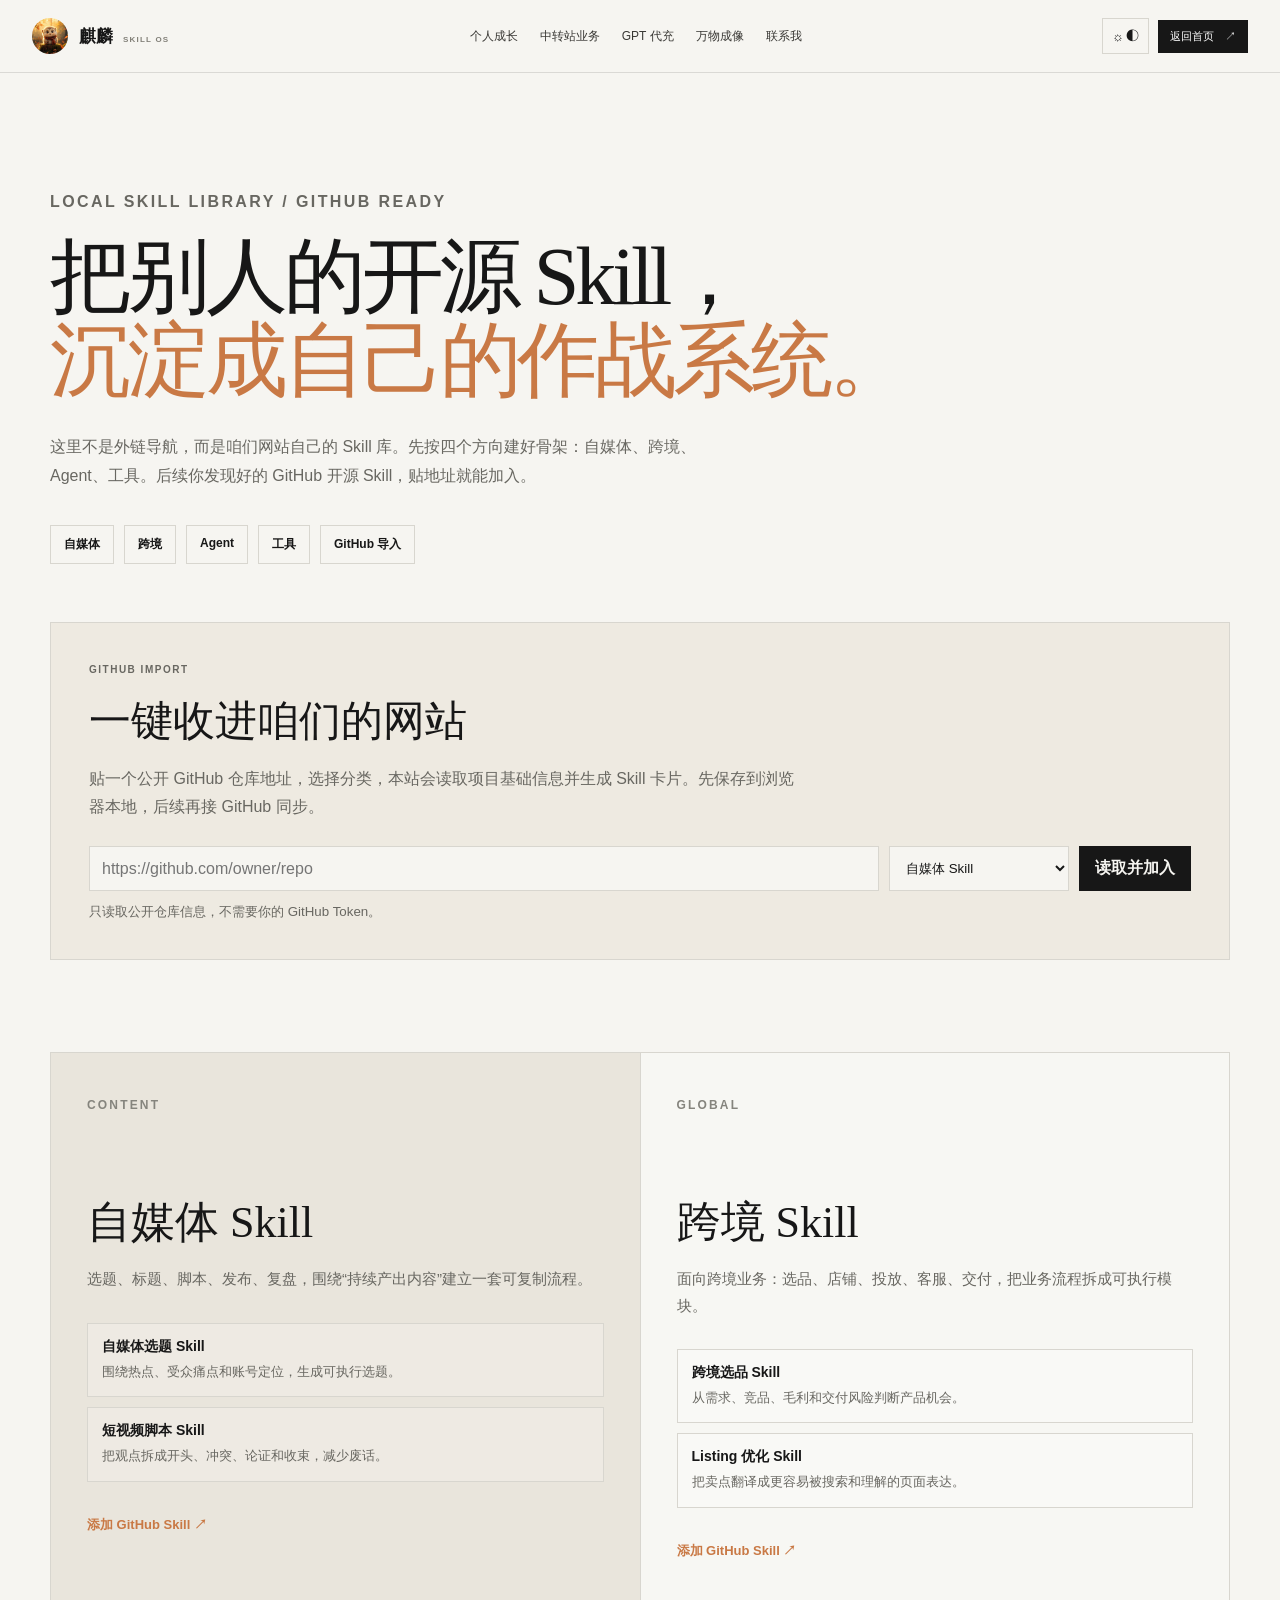
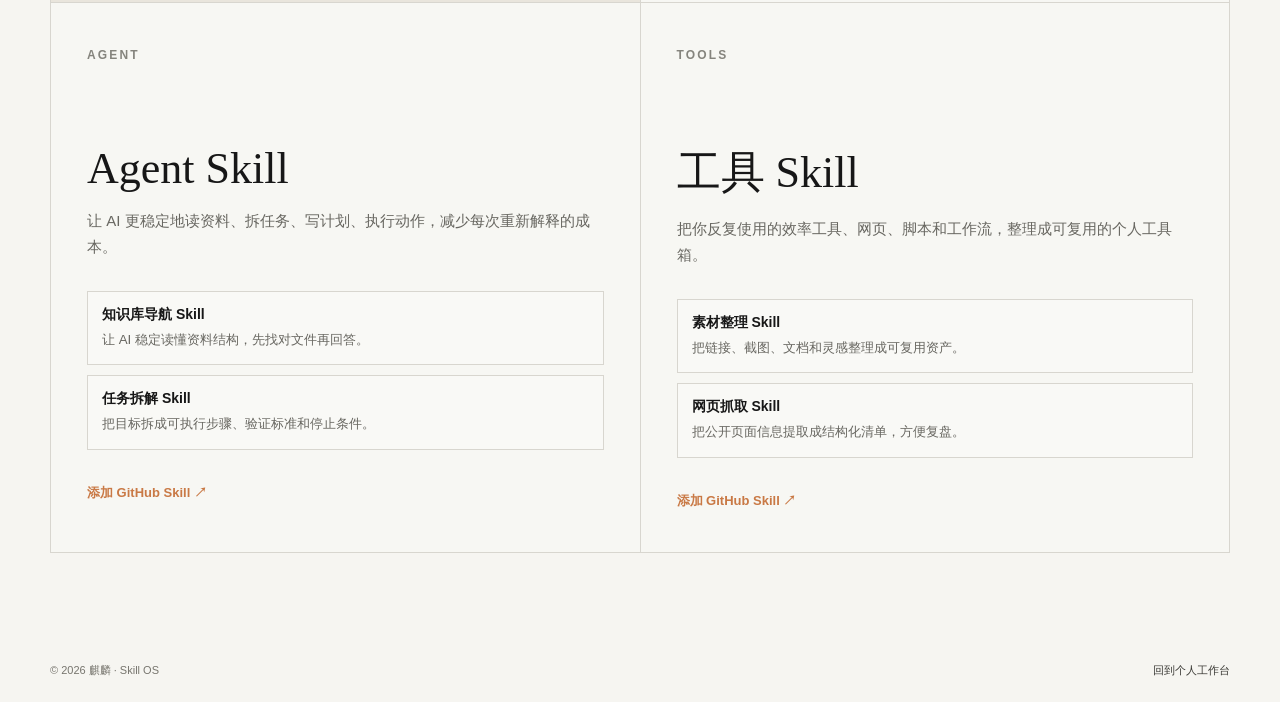
<file: skills.html>
﻿<!doctype html>
<html lang="zh-CN">
<head>
  <meta charset="UTF-8">
  <meta name="viewport" content="width=device-width, initial-scale=1.0">
  <meta name="description" content="麒麟的站内 Skill 合集：自媒体、跨境、Agent、工具四类能力库，支持 GitHub 仓库导入。">
  <title>Skill 合集 · 麒麟</title>
  <link rel="icon" href="./favicon.svg" type="image/svg+xml">
  <link rel="stylesheet" href="./styles.css">
</head>
<body class="skill-page">
  <header class="site-header">
    <a class="brand" href="./index.html"><img src="./avatar.png" alt=""><span>麒麟 <small>SKILL OS</small></span></a>
    <nav class="main-nav"><a href="./index.html#growth">个人成长</a><a href="./index.html#station">中转站业务</a><a href="./index.html#gpt">GPT 代充</a><a href="./index.html#image-lab">万物成像</a><a href="./index.html#contact">联系我</a></nav>
    <div class="header-tools"><button class="theme-toggle" id="theme-toggle" type="button" aria-label="切换日夜模式"><span>☼</span><span>◐</span></button><a class="nav-cta" href="./index.html">返回首页 <span>↗</span></a></div>
  </header>

  <main>
    <section class="section-shell skill-hero">
      <p class="kicker">LOCAL SKILL LIBRARY / GITHUB READY</p>
      <h1>把别人的开源 Skill，<br><em>沉淀成自己的作战系统。</em></h1>
      <p>这里不是外链导航，而是咱们网站自己的 Skill 库。先按四个方向建好骨架：自媒体、跨境、Agent、工具。后续你发现好的 GitHub 开源 Skill，贴地址就能加入。</p>
      <div class="skill-actions-row"><a href="#content">自媒体</a><a href="#global">跨境</a><a href="#agent">Agent</a><a href="#tools">工具</a><a href="#skill-import">GitHub 导入</a></div>
    </section>

    <section class="section-shell github-import" id="skill-import">
      <p class="kicker">GITHUB IMPORT</p>
      <h2>一键收进咱们的网站</h2>
      <p>贴一个公开 GitHub 仓库地址，选择分类，本站会读取项目基础信息并生成 Skill 卡片。先保存到浏览器本地，后续再接 GitHub 同步。</p>
      <form class="github-import-form" id="github-import-form">
        <input id="repo-url" type="url" placeholder="https://github.com/owner/repo" required>
        <select id="repo-category">
          <option value="content">自媒体 Skill</option>
          <option value="global">跨境 Skill</option>
          <option value="agent">Agent Skill</option>
          <option value="tools">工具 Skill</option>
        </select>
        <button type="submit">读取并加入</button>
      </form>
      <small class="import-hint" id="import-hint">只读取公开仓库信息，不需要你的 GitHub Token。</small>
    </section>

    <section class="section-shell skill-library-grid">
      <article class="skill-category is-featured" id="content"><span>CONTENT</span><h2>自媒体 Skill</h2><p>选题、标题、脚本、发布、复盘，围绕“持续产出内容”建立一套可复制流程。</p><div class="skill-items" data-list="content"></div><a href="#skill-import">添加 GitHub Skill ↗</a></article>
      <article class="skill-category" id="global"><span>GLOBAL</span><h2>跨境 Skill</h2><p>面向跨境业务：选品、店铺、投放、客服、交付，把业务流程拆成可执行模块。</p><div class="skill-items" data-list="global"></div><a href="#skill-import">添加 GitHub Skill ↗</a></article>
      <article class="skill-category" id="agent"><span>AGENT</span><h2>Agent Skill</h2><p>让 AI 更稳定地读资料、拆任务、写计划、执行动作，减少每次重新解释的成本。</p><div class="skill-items" data-list="agent"></div><a href="#skill-import">添加 GitHub Skill ↗</a></article>
      <article class="skill-category" id="tools"><span>TOOLS</span><h2>工具 Skill</h2><p>把你反复使用的效率工具、网页、脚本和工作流，整理成可复用的个人工具箱。</p><div class="skill-items" data-list="tools"></div><a href="#skill-import">添加 GitHub Skill ↗</a></article>
    </section>
  </main>

  <footer class="section-shell site-footer"><span>© 2026 麒麟 · Skill OS</span><a href="./index.html">回到个人工作台</a></footer>
  <script>
    const root=document.documentElement;const stored=localStorage.getItem('qilin.theme');if(stored)root.setAttribute('data-theme',stored);document.getElementById('theme-toggle')?.addEventListener('click',()=>{const dark=root.getAttribute('data-theme')==='dark';root.setAttribute('data-theme',dark?'light':'dark');localStorage.setItem('qilin.theme',dark?'light':'dark')});

    const STORE='qilin.skill.library.v1';
    const seed=[
      {category:'content',name:'自媒体选题 Skill',desc:'围绕热点、受众痛点和账号定位，生成可执行选题。',url:'#'},
      {category:'content',name:'短视频脚本 Skill',desc:'把观点拆成开头、冲突、论证和收束，减少废话。',url:'#'},
      {category:'global',name:'跨境选品 Skill',desc:'从需求、竞品、毛利和交付风险判断产品机会。',url:'#'},
      {category:'global',name:'Listing 优化 Skill',desc:'把卖点翻译成更容易被搜索和理解的页面表达。',url:'#'},
      {category:'agent',name:'知识库导航 Skill',desc:'让 AI 稳定读懂资料结构，先找对文件再回答。',url:'#'},
      {category:'agent',name:'任务拆解 Skill',desc:'把目标拆成可执行步骤、验证标准和停止条件。',url:'#'},
      {category:'tools',name:'素材整理 Skill',desc:'把链接、截图、文档和灵感整理成可复用资产。',url:'#'},
      {category:'tools',name:'网页抓取 Skill',desc:'把公开页面信息提取成结构化清单，方便复盘。',url:'#'}
    ];
    const load=()=>{try{return JSON.parse(localStorage.getItem(STORE))||seed}catch{return seed}};
    const save=(items)=>localStorage.setItem(STORE,JSON.stringify(items));
    const esc=(s='')=>String(s).replace(/[&<>"']/g,m=>({'&':'&amp;','<':'&lt;','>':'&gt;','"':'&quot;',"'":'&#39;'}[m]));
    function render(){const items=load();document.querySelectorAll('[data-list]').forEach(box=>{const cat=box.dataset.list;const current=items.filter(x=>x.category===cat);box.innerHTML=current.map(item=>`<a class="skill-mini-card" href="${esc(item.url||'#')}" ${item.url&&item.url!=='#'?'target="_blank" rel="noopener"':''}><strong>${esc(item.name)}</strong><small>${esc(item.desc||'')}</small>${item.stars?`<b>★ ${esc(item.stars)}</b>`:''}</a>`).join('')||'<small>等待接入第一个 Skill。</small>'})}
    function parseRepoUrl(url){const m=String(url).match(/github\.com\/([^\/\s]+)\/([^\/\s#?]+)/i);if(!m)throw new Error('请填 GitHub 仓库地址');return {owner:m[1],repo:m[2].replace(/\.git$/,'')}};
    document.getElementById('github-import-form').addEventListener('submit',async(ev)=>{ev.preventDefault();const hint=document.getElementById('import-hint');const btn=ev.currentTarget.querySelector('button');try{btn.disabled=true;hint.textContent='正在读取 GitHub 仓库信息...';const {owner,repo}=parseRepoUrl(document.getElementById('repo-url').value);const res=await fetch(`https://api.github.com/repos/${owner}/${repo}`);if(!res.ok)throw new Error('仓库读取失败，确认它是公开仓库');const data=await res.json();const items=load();items.unshift({category:document.getElementById('repo-category').value,name:data.name||repo,desc:data.description||'这个 Skill 还没有简介，后续补充使用说明。',url:data.html_url,stars:data.stargazers_count||0,addedAt:Date.now()});save(items);render();ev.currentTarget.reset();hint.textContent='已加入本站 Skill 库。';}catch(e){hint.textContent=e.message||'导入失败';}finally{btn.disabled=false;}});
    render();
  </script>
</body>
</html>
</file>
<file: styles.css>
﻿:root{--paper:#f6f5f1;--ink:#171717;--muted:#686761;--line:#d8d6cf;--accent:#c97945;--soft:#eeeae1;--green:#dfe8df}*{box-sizing:border-box}html{scroll-behavior:smooth}body{margin:0;background:var(--paper);color:var(--ink);font-family:Arial,"Microsoft YaHei",sans-serif}a{color:inherit}button,input{font:inherit}.section-shell{width:min(1180px,calc(100% - 64px));margin:0 auto}.site-header{position:sticky;top:0;z-index:20;display:flex;align-items:center;justify-content:space-between;gap:22px;padding:18px 32px;border-bottom:1px solid rgba(23,23,23,.12);background:rgba(246,245,241,.92);backdrop-filter:blur(14px)}.brand{display:flex;align-items:center;gap:11px;text-decoration:none;white-space:nowrap;font-size:17px;font-weight:700}.brand img,.brand-avatar{width:36px;height:36px;border-radius:50%;object-fit:cover;background:#e5efe5}.brand-avatar.footer-avatar{width:32px;height:32px}.brand span{display:flex;align-items:baseline;gap:10px}.brand small{color:#817f77;font-size:8px;font-weight:700;letter-spacing:.15em}.main-nav{display:flex;justify-content:center;gap:22px;font-size:12px}.main-nav a,.text-link,.site-footer a{color:#393834;text-decoration:none}.main-nav a:hover,.text-link:hover,.site-footer a:hover{color:var(--accent)}.nav-cta{padding:9px 12px;background:var(--ink);color:#fff;text-decoration:none;font-size:11px}.nav-cta span,.text-link span{margin-left:8px}.hero{display:grid;grid-template-columns:1.1fr .9fr;gap:90px;align-items:center;min-height:650px;padding:82px 0 92px}.kicker{margin:0;color:#7c7a72;font-size:10px;font-weight:800;letter-spacing:.15em}.hero h1,.section-heading h2{margin:18px 0 0;font-family:Georgia,"Microsoft YaHei",serif;font-size:clamp(48px,7vw,88px);font-weight:500;letter-spacing:-.06em;line-height:1.02}.hero h1 em,.section-heading h2 em{color:var(--accent);font-style:normal}.hero-lede{max-width:530px;margin:28px 0 0;color:var(--muted);font-size:16px;line-height:1.8}.hero-actions{display:flex;align-items:center;gap:24px;margin-top:32px}.button{display:inline-flex;align-items:center;gap:26px;border:0;padding:13px 16px;text-decoration:none;font-size:12px;font-weight:700;cursor:pointer}.button-dark{background:var(--ink);color:#fff}.button-dark:hover{background:var(--accent)}.hero-profile{justify-self:end;width:min(100%,360px);padding:31px;border:1px solid var(--line);background:#efeee8}.portrait-frame{display:grid;place-items:center;width:100%;height:210px;background:linear-gradient(135deg,#dfe9df,#eef1ea);margin-bottom:30px}.portrait-frame img{width:172px;height:172px;object-fit:cover;border-radius:28px;box-shadow:0 16px 50px rgba(0,0,0,.18)}.profile-label{color:#828078;font-size:10px;font-weight:800;letter-spacing:.14em}.hero-profile h2{margin:10px 0 0;font-family:Georgia,"Microsoft YaHei",serif;font-size:28px;font-weight:500}.hero-profile>p:not(.profile-label){color:var(--muted);font-size:13px;line-height:1.7}.profile-tags{display:flex;flex-wrap:wrap;gap:7px;margin-top:23px}.profile-tags span{padding:6px 9px;border:1px solid #cbc8be;color:#5d5b54;font-size:10px}.proof{display:grid;grid-template-columns:repeat(3,1fr);border-top:1px solid var(--line);border-bottom:1px solid var(--line)}.proof div{display:grid;grid-template-columns:auto 1fr;gap:3px 14px;padding:20px 22px;border-right:1px solid var(--line)}.proof div:last-child{border-right:0}.proof strong{grid-row:span 2;color:var(--accent);font-family:Georgia,serif;font-size:26px;font-weight:400}.proof span{font-size:13px;font-weight:700}.proof small{color:var(--muted);font-size:11px}.intro-section{padding:125px 0}.intro-section,.skills-section,.worldview{position:relative}.intro-section>.section-heading,.skills-section>.section-heading,.worldview>.section-heading{max-width:620px}.section-heading h2{font-size:clamp(42px,5vw,66px)}.section-intro{display:flex;align-items:end;justify-content:space-between;gap:35px;margin-top:-50px;margin-left:auto;max-width:440px}.section-intro p,.section-copy{color:var(--muted);font-size:14px;line-height:1.8}.system-grid{display:grid;grid-template-columns:repeat(3,1fr);gap:0;margin-top:76px;border-top:1px solid var(--line);border-left:1px solid var(--line)}.system-card{min-height:220px;padding:24px;border-right:1px solid var(--line);border-bottom:1px solid var(--line);text-decoration:none;transition:background .2s,transform .2s}.system-card:hover{background:#ede9df;transform:translateY(-3px)}.system-card.featured{background:#e6eee4}.card-number{color:var(--accent);font-size:10px;font-weight:800;letter-spacing:.12em}.system-card h3{margin:32px 0 10px;font-family:Georgia,"Microsoft YaHei",serif;font-size:26px;font-weight:500}.system-card p{max-width:270px;min-height:41px;margin:0;color:var(--muted);font-size:12px;line-height:1.65}.system-card b{display:block;margin-top:24px;color:var(--accent);font-size:11px}.content-band{background:var(--green);padding:115px 0}.content-band.warm{background:#eee9e0}.content-band.image-section{background:#ece8df}.content-layout{display:grid;grid-template-columns:.88fr 1.12fr;gap:100px;align-items:start}.content-layout .section-heading{position:sticky;top:115px}.unlock-form{display:grid;grid-template-columns:1fr auto;gap:8px;margin-top:25px}.unlock-form input{min-width:0;border:1px solid #c6c9bf;background:rgba(255,255,255,.5);padding:12px;text-align:center;outline:0;letter-spacing:.2em}.unlock-form input:focus{border-color:var(--accent)}.unlock-form small{grid-column:1/-1;color:#777a70;font-size:10px}.unlock-form small.success{color:#467055}.unlock-form small.error{color:#a75042}.growth-topics{display:grid;grid-template-columns:repeat(2,1fr);border-top:1px solid rgba(23,23,23,.18)}.growth-topics a,.link-list a,.image-links a,.contact-links a{display:grid;grid-template-columns:70px 1fr auto;gap:14px;align-items:center;padding:20px 0;border-bottom:1px solid rgba(23,23,23,.18);text-decoration:none}.growth-topics a:hover,.link-list a:hover,.image-links a:hover,.contact-links a:hover{color:var(--accent)}.growth-topics span,.link-list>a>span,.image-links>a>span,.contact-links>a>span{color:#88877e;font-size:10px;font-weight:800;letter-spacing:.08em}.growth-topics strong,.link-list strong,.image-links strong,.contact-links strong{font-size:14px}.growth-topics small,.link-list small,.image-links small,.contact-links small{display:block;margin-top:5px;color:var(--muted);font-size:11px;line-height:1.5}.growth-topics a>b,.link-list a>b,.image-links a>b,.contact-links a>b{color:var(--accent);font-size:16px}.link-section{padding:120px 0}.link-section .section-heading{display:flex;align-items:end;justify-content:space-between;gap:30px}.link-list{margin-top:65px;border-top:1px solid var(--line)}.link-list a{grid-template-columns:70px 1fr auto;border-bottom-color:var(--line)}.link-list a>b,.image-links a>b,.contact-links a>b{font-size:12px}.compact{margin-top:0}.skills-section{padding:120px 0}.skill-grid{display:grid;grid-template-columns:repeat(4,1fr);gap:0;margin-top:70px;border-top:1px solid var(--line);border-left:1px solid var(--line)}.skill-grid a{min-height:225px;padding:22px;border-right:1px solid var(--line);border-bottom:1px solid var(--line);text-decoration:none}.skill-grid a:hover{background:#ebe8df}.skill-grid span{color:#88877e;font-size:10px;font-weight:800;letter-spacing:.1em}.skill-grid h3{margin:35px 0 10px;font-family:Georgia,"Microsoft YaHei",serif;font-size:23px;font-weight:500}.skill-grid p{min-height:39px;margin:0;color:var(--muted);font-size:12px;line-height:1.6}.skill-grid b{display:block;margin-top:23px;color:var(--accent);font-size:11px}.image-links,.contact-links{border-top:1px solid rgba(23,23,23,.18)}.worldview{padding:120px 0}.thought-grid{display:grid;grid-template-columns:repeat(3,1fr);gap:34px;margin-top:70px}.thought-grid article{padding-top:16px;border-top:1px solid var(--line)}.thought-grid span{color:var(--accent);font-size:10px;font-weight:800;letter-spacing:.1em}.thought-grid h3{margin:24px 0 10px;font-family:Georgia,"Microsoft YaHei",serif;font-size:23px;font-weight:500;line-height:1.25}.thought-grid p{margin:0;color:var(--muted);font-size:13px;line-height:1.7}.contact-section{background:#1c1c1a;color:#f4f2eb}.contact-section .kicker,.contact-section .section-copy,.contact-links small{color:#aaa79d}.contact-section .section-heading h2 em{color:#df9a68}.contact-links a{border-bottom-color:rgba(255,255,255,.2)}.contact-links a:hover{color:#df9a68}.contact-links a>span{color:#aaa79d}.contact-links a>b{color:#df9a68}.site-footer{display:flex;justify-content:space-between;gap:20px;padding:24px 0;color:#77756e;font-size:11px}.toast{position:fixed;right:24px;bottom:24px;z-index:30;padding:12px 15px;background:#252522;color:#fff;font-size:12px;opacity:0;transform:translateY(10px);pointer-events:none;transition:.2s}.toast.is-visible{opacity:1;transform:translateY(0)}
@media(max-width:900px){.site-header{padding:15px 18px}.main-nav{display:none}.section-shell{width:calc(100% - 36px)}.hero{grid-template-columns:1fr;gap:45px;min-height:auto;padding:80px 0 70px}.hero h1{font-size:54px}.hero-profile{justify-self:stretch;width:auto}.proof{grid-template-columns:1fr}.proof div{border-right:0;border-bottom:1px solid var(--line)}.proof div:last-child{border-bottom:0}.intro-section,.link-section,.skills-section,.worldview{padding:78px 0}.section-intro{display:block;margin:25px 0 0;max-width:100%}.section-intro .text-link{display:inline-block;margin-top:14px}.system-grid,.skill-grid{grid-template-columns:1fr 1fr;margin-top:45px}.system-card{min-height:200px}.content-band{padding:78px 0}.content-layout{grid-template-columns:1fr;gap:45px}.content-layout .section-heading{position:static}.growth-topics{grid-template-columns:1fr 1fr}.link-section .section-heading{display:block}.link-section .section-heading .text-link{display:inline-block;margin-top:20px}.thought-grid{grid-template-columns:1fr;margin-top:45px;gap:30px}.site-footer{flex-wrap:wrap}}
@media(max-width:560px){.hero h1,.section-heading h2{font-size:43px}.hero-lede{font-size:14px}.hero-actions{gap:16px}.system-grid,.skill-grid,.growth-topics{grid-template-columns:1fr}.system-card{min-height:auto}.system-card h3{margin-top:23px}.growth-topics a,.link-list a,.image-links a,.contact-links a{grid-template-columns:52px 1fr auto;padding:15px 0}.unlock-form{grid-template-columns:1fr}.unlock-form .button{justify-content:center}.site-footer{display:grid;grid-template-columns:1fr}.site-footer a{order:-1}}
.header-tools{display:flex;align-items:center;gap:9px}.theme-toggle{display:inline-flex;gap:2px;align-items:center;border:1px solid var(--line);background:transparent;color:var(--ink);padding:8px 9px;cursor:pointer;font-size:13px}.theme-toggle:hover{border-color:var(--accent);color:var(--accent)}html[data-theme="dark"] body{--paper:#07090f;--ink:#f5f4ef;--muted:#a6a8b3;--line:#2b3040;--accent:#ff9a55;--soft:#111522;--green:#101b1b;background:#07090f;color:var(--ink)}html[data-theme="dark"] body:before{content:"";position:fixed;inset:0;pointer-events:none;z-index:-1;opacity:.55;background-image:radial-gradient(circle at 11% 18%,rgba(255,255,255,.8) 0 1px,transparent 1.5px),radial-gradient(circle at 74% 10%,rgba(126,207,255,.75) 0 1px,transparent 1.5px),radial-gradient(circle at 88% 72%,rgba(255,154,85,.8) 0 1px,transparent 1.5px),radial-gradient(circle at 28% 83%,rgba(255,255,255,.6) 0 1px,transparent 1.5px);background-size:260px 230px,390px 320px,460px 380px,520px 430px}html[data-theme="dark"] .site-header{background:rgba(7,9,15,.9);border-color:var(--line)}html[data-theme="dark"] .main-nav a,html[data-theme="dark"] .text-link,html[data-theme="dark"] .site-footer a{color:#d6d7da}html[data-theme="dark"] .nav-cta,html[data-theme="dark"] .button-dark{background:#f5f4ef;color:#080a10}html[data-theme="dark"] .nav-cta:hover,html[data-theme="dark"] .button-dark:hover{background:var(--accent);color:#0b0d12}html[data-theme="dark"] .hero-profile{background:#101522;border-color:#323949;box-shadow:0 20px 90px rgba(0,0,0,.35)}html[data-theme="dark"] .portrait-frame{background:#182331}html[data-theme="dark"] .profile-tags span{border-color:#394253;color:#c8cfda}html[data-theme="dark"] .proof,html[data-theme="dark"] .system-grid,html[data-theme="dark"] .skill-grid{border-color:var(--line)}html[data-theme="dark"] .proof div,html[data-theme="dark"] .system-card,html[data-theme="dark"] .skill-grid a{border-color:var(--line)}html[data-theme="dark"] .system-card:hover,html[data-theme="dark"] .skill-grid a:hover{background:#151a27}html[data-theme="dark"] .system-card.featured{background:#13221f}html[data-theme="dark"] .content-band{background:#0e1d1c}html[data-theme="dark"] .content-band.warm,html[data-theme="dark"] .content-band.image-section{background:#15151b}html[data-theme="dark"] .module-section,html[data-theme="dark"] .modal,html[data-theme="dark"] .lock-card{background:#101522;border-color:#323949;color:var(--ink)}html[data-theme="dark"] .link-list a,html[data-theme="dark"] .image-links a,html[data-theme="dark"] .contact-links a{border-color:var(--line)}html[data-theme="dark"] .site-footer{background:#07090f;border-color:var(--line)}html[data-theme="dark"] .contact-section{background:#020305}html[data-theme="dark"] .theme-toggle span:first-child{display:none}html[data-theme="light"] .theme-toggle span:last-child{display:none}
.business-note{display:block;padding:28px 0;border-bottom:1px solid var(--line)}.business-note span{color:var(--accent);font-size:10px;font-weight:800;letter-spacing:.12em}.business-note strong{display:block;margin-top:16px;font-family:Georgia,"Microsoft YaHei",serif;font-size:26px;font-weight:500}.business-note small{display:block;max-width:520px;margin-top:10px;color:var(--muted);font-size:13px;line-height:1.8}.business-note b{display:block;margin-top:20px;color:var(--accent);font-size:12px}.business-note.soft{opacity:.82}.skill-page{background:var(--paper);color:var(--ink)}.skill-hero{padding:86px 0 58px}.skill-hero h1{max-width:860px;margin:18px 0 0;font-family:Georgia,"Microsoft YaHei",serif;font-size:clamp(46px,7vw,82px);font-weight:500;letter-spacing:-.05em;line-height:1.03}.skill-hero h1 em{color:var(--accent);font-style:normal}.skill-hero p{max-width:680px;margin:28px 0 0;color:var(--muted);font-size:16px;line-height:1.85}.skill-actions-row{display:flex;flex-wrap:wrap;gap:10px;margin-top:34px}.skill-actions-row a{padding:10px 13px;border:1px solid var(--line);color:var(--ink);text-decoration:none;font-size:12px;font-weight:700}.skill-actions-row a:hover{border-color:var(--accent);color:var(--accent)}.skill-library-grid{display:grid;grid-template-columns:repeat(2,1fr);border-top:1px solid var(--line);border-left:1px solid var(--line);margin-bottom:86px}.skill-category{min-height:450px;padding:42px 36px;border-right:1px solid var(--line);border-bottom:1px solid var(--line);background:rgba(255,255,255,.14)}.skill-category.is-featured{background:#e9e5dc}.skill-category span{color:#85847d;font-size:12px;font-weight:900;letter-spacing:.18em}.skill-category h2{margin:80px 0 14px;font-family:Georgia,"Microsoft YaHei",serif;font-size:44px;font-weight:500}.skill-category p{max-width:520px;margin:0;color:var(--muted);font-size:15px;line-height:1.75}.mini-list{display:grid;gap:8px;margin-top:36px;color:var(--muted);font-size:13px}.mini-list b{color:var(--accent);font-size:12px;letter-spacing:.08em}.skill-category>a{display:inline-block;margin-top:34px;color:var(--accent);font-size:13px;font-weight:800;text-decoration:none}.github-import{margin-bottom:92px;padding:38px;border:1px solid var(--line);background:var(--soft)}.github-import h2{margin:14px 0 0;font-family:Georgia,"Microsoft YaHei",serif;font-size:42px;font-weight:500}.github-import p{max-width:720px;color:var(--muted);line-height:1.8}.import-flow{display:flex;flex-wrap:wrap;gap:12px;align-items:center;margin-top:24px}.import-flow span{padding:10px 12px;border:1px solid var(--line);background:var(--paper);font-size:12px;font-weight:700}.import-flow b{color:var(--accent)}html[data-theme="dark"] .business-note{border-color:var(--line)}html[data-theme="dark"] .skill-category.is-featured{background:#111c1a}html[data-theme="dark"] .skill-category{background:#0d111b}html[data-theme="dark"] .github-import{background:#101522}@media(max-width:760px){.skill-library-grid{grid-template-columns:1fr}.skill-category{min-height:auto}.skill-category h2{margin-top:45px;font-size:34px}.import-flow{display:grid}.import-flow b{display:none}}
.github-import-form{display:grid;grid-template-columns:1fr 180px auto;gap:10px;margin-top:24px}.github-import-form input,.github-import-form select{min-width:0;border:1px solid var(--line);background:var(--paper);color:var(--ink);padding:12px;outline:0}.github-import-form input:focus,.github-import-form select:focus{border-color:var(--accent)}.github-import-form button{border:0;background:var(--ink);color:var(--paper);padding:12px 16px;font-weight:800;cursor:pointer}.github-import-form button:disabled{opacity:.55;cursor:wait}.import-hint{display:block;margin-top:12px;color:var(--muted)}.skill-items{display:grid;gap:10px;margin-top:30px}.skill-mini-card{display:block;padding:14px;border:1px solid var(--line);background:rgba(255,255,255,.2);color:var(--ink);text-decoration:none}.skill-mini-card:hover{border-color:var(--accent);transform:translateY(-2px)}.skill-mini-card strong{display:block;font-size:14px}.skill-mini-card small{display:block;margin-top:6px;color:var(--muted);line-height:1.55}.skill-mini-card b{display:block;margin-top:8px;color:var(--accent);font-size:11px}html[data-theme="dark"] .github-import-form input,html[data-theme="dark"] .github-import-form select{background:#0b0f18}html[data-theme="dark"] .github-import-form button{background:#f5f4ef;color:#080a10}html[data-theme="dark"] .skill-mini-card{background:#090d15}@media(max-width:760px){.github-import-form{grid-template-columns:1fr}.github-import-form button{width:100%}}
</file>
<file: growth.css>
body[data-page="growth"]{background:#f3f1eb;color:#171717}body[data-page="growth"] .site-header{position:sticky;top:0;z-index:20;background:rgba(243,241,235,.94);border-bottom:1px solid #d9d6cc;backdrop-filter:blur(16px)}body[data-page="growth"] .subpage{display:block;max-width:1240px;margin:0 auto;padding:64px 28px 110px}body[data-page="growth"] .subpage-hero{padding:22px 0 52px;border-bottom:1px solid #d7d4ca}body[data-page="growth"] .subpage-hero h1{margin:14px 0 10px;font-family:Georgia,"Microsoft YaHei",serif;font-size:clamp(42px,6vw,76px);font-weight:500;letter-spacing:-.06em}body[data-page="growth"] .subpage-lede{max-width:650px;color:#66645e;line-height:1.8;font-size:15px}body[data-page="growth"] .subpage-meta{display:flex;flex-wrap:wrap;align-items:center;gap:9px;margin-top:28px}.meta-pill,.meta-btn{border:1px solid #cbc8bf;background:#fffdf8;color:#5e5c56;padding:9px 11px;font-size:11px}.meta-pill{display:inline-flex;align-items:center;gap:7px}.meta-btn{cursor:pointer}.meta-btn:hover{border-color:#c97945;color:#b66131;transform:translateY(-1px)}.meta-btn-sync{background:#171717;color:#fff;border-color:#171717}.meta-btn-sync:hover{background:#c97945;color:#fff;border-color:#c97945}.meta-btn:disabled{opacity:.55;cursor:wait}.module-section{margin:22px 0;background:#fffdf8;border:1px solid #dedbd2;box-shadow:0 12px 30px rgba(45,39,28,.05)}body[data-page="growth"] .module-section{padding:0}.module-header{display:flex;justify-content:space-between;align-items:end;gap:25px;padding:25px 28px;border-bottom:1px solid #e1ded5}.module-header h2{margin:7px 0 5px;font-family:Georgia,"Microsoft YaHei",serif;font-size:28px;font-weight:500}.module-lede{margin:0;color:#85827a;font-size:12px;line-height:1.6}.module-toolbar{display:flex;align-items:center;justify-content:flex-end;flex-wrap:wrap;gap:7px}.button{border:1px solid #171717;background:#171717;color:#fff;padding:10px 13px;cursor:pointer;font-size:11px}.button:hover{background:#c97945;border-color:#c97945}.button-secondary,.button-ghost{background:transparent;color:#55524c;border-color:#cbc8bf}.module-fold{border:0;background:transparent;color:#88847b;padding:10px;cursor:pointer;font-size:11px}.card-list,.timeline,.outline{padding:20px 28px;margin:0}.card-list:empty,.timeline:empty,.outline:empty{display:none}.module-section.is-collapsed .card-list,.module-section.is-collapsed .timeline,.module-section.is-collapsed .outline,.module-section.is-collapsed .empty-hint{display:none}.empty-hint{padding:30px 28px;margin:0;color:#99958b;font-size:12px}.diary-card,.action-card,.outline-item{border:1px solid #e0ddd3;background:#f9f7f1;padding:18px 20px;margin-bottom:10px}.diary-card:hover,.action-card:hover,.outline-item:hover{border-color:#c97945;box-shadow:0 8px 20px rgba(67,48,30,.07)}.modal-overlay{background:rgba(17,17,15,.58);backdrop-filter:blur(8px)}.modal{width:min(900px,calc(100% - 28px));max-height:88vh;border:1px solid #dedbd2;background:#fffdf8;box-shadow:0 30px 100px rgba(0,0,0,.25)}.modal-header{padding:20px 25px;border-bottom:1px solid #e0ddd3}.modal-header h3{font-family:Georgia,"Microsoft YaHei",serif;font-size:26px;font-weight:500}.modal-body{display:grid;grid-template-columns:1fr 1fr;gap:18px;padding:25px;max-height:62vh;overflow:auto}.field:last-child{grid-column:1/-1}.field-label{display:block;margin-bottom:8px;color:#6c6961;font-size:11px;font-weight:700}.input,.textarea,.select-modal{width:100%;border:1px solid #d2cec4;background:#f9f7f1;color:#191918;padding:12px;outline:0}.input:focus,.textarea:focus,.select-modal:focus{border-color:#c97945;box-shadow:0 0 0 3px rgba(201,121,69,.12)}.textarea{min-height:250px;resize:vertical;line-height:1.8}.field-hint{margin-top:6px;color:#99958b;font-size:10px}.modal-footer{display:flex;justify-content:flex-end;gap:8px;padding:16px 25px;border-top:1px solid #e0ddd3}.lock-screen{background:#f3f1eb}.lock-card{width:min(420px,calc(100% - 32px));border:1px solid #dedbd2;background:#fffdf8;box-shadow:0 28px 80px rgba(49,39,24,.13);padding:35px}.lock-card h1{font-family:Georgia,"Microsoft YaHei",serif;font-weight:500}.lock-input input{width:100%;border:1px solid #d2cec4;background:#f9f7f1;padding:13px;text-align:center;letter-spacing:.25em}.lock-actions{margin-top:12px}.lock-actions .button{width:100%}.site-footer{background:#f3f1eb;border-top:1px solid #d9d6cc;padding:24px 28px}.theme-toggle{border:1px solid #d0cdc3;background:transparent;color:inherit;cursor:pointer;padding:7px}.icon-sun{display:none}html[data-theme="light"] .icon-moon{display:none}html[data-theme="light"] .icon-sun{display:block}@media(max-width:720px){body[data-page="growth"] .subpage{padding:35px 16px 70px}.module-header{display:block;padding:20px}.module-toolbar{justify-content:flex-start;margin-top:16px}.card-list,.timeline,.outline{padding:15px 16px}.modal-body{grid-template-columns:1fr;padding:18px}.field:last-child{grid-column:auto}.modal{max-height:92vh}.textarea{min-height:210px}}
</file>
